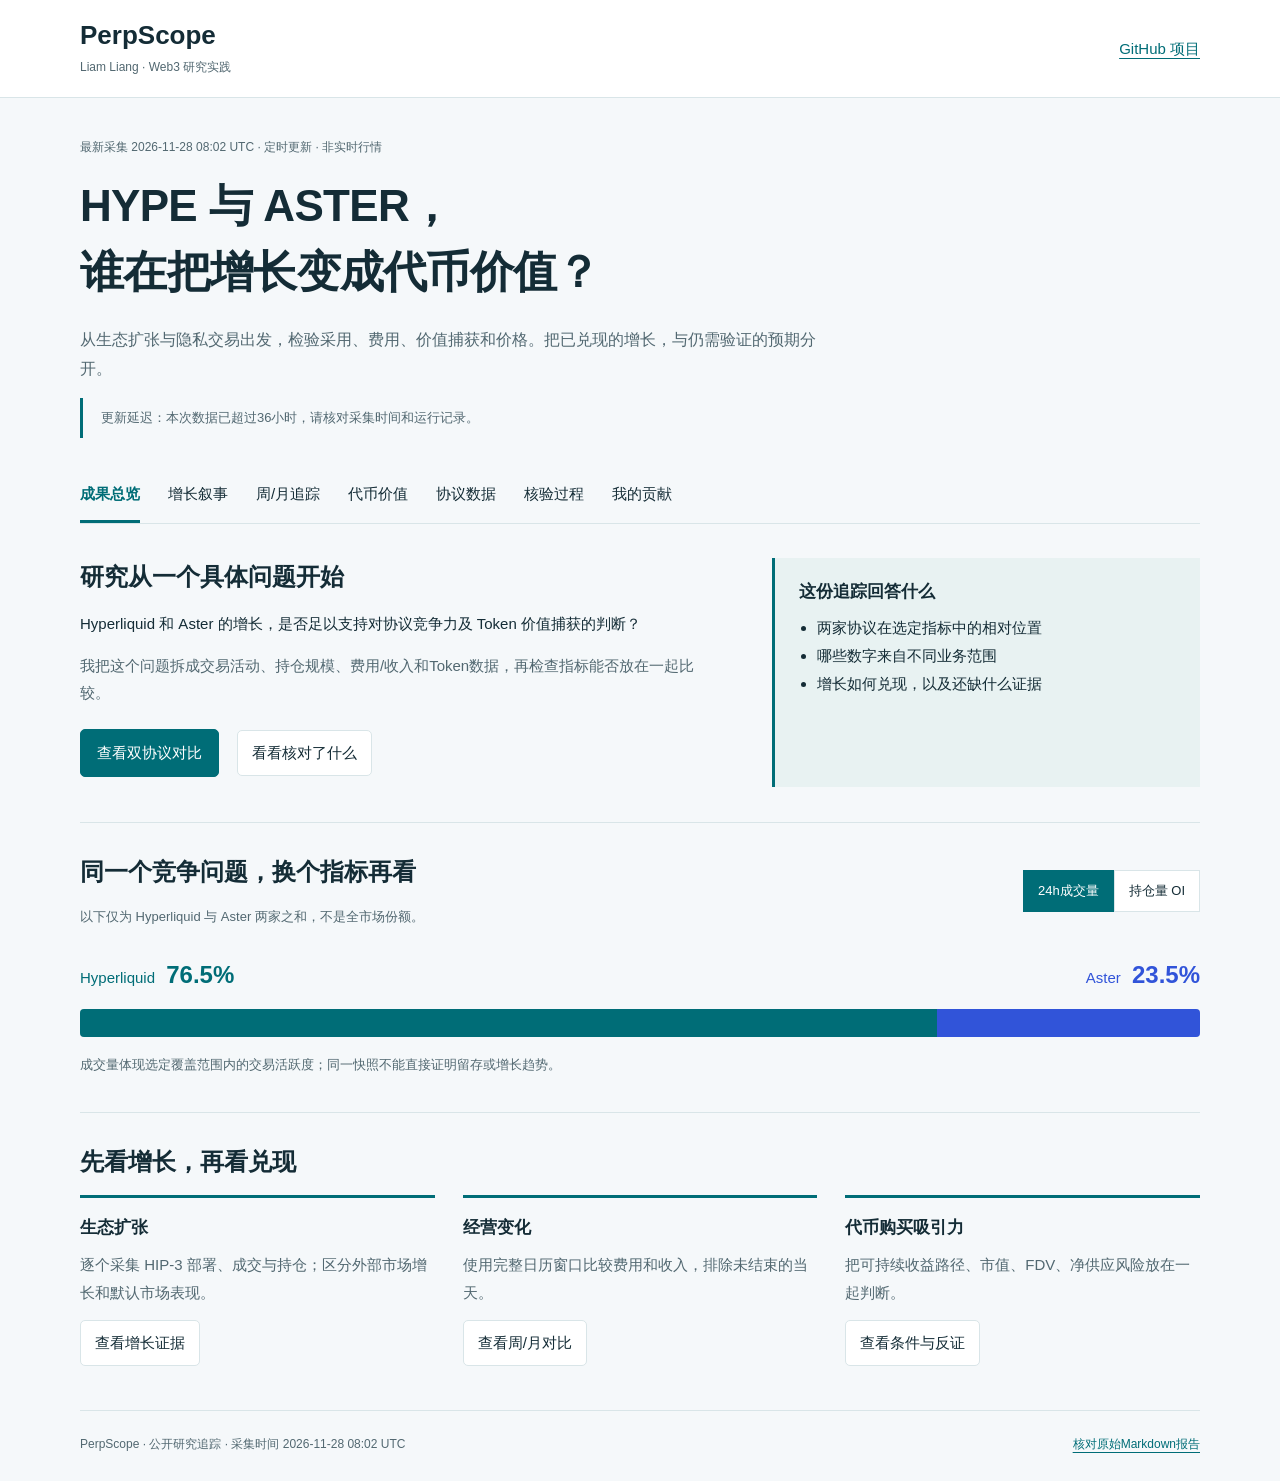
<file: docs/index.html>
<!doctype html>
<html lang="zh-CN"><head><meta charset="utf-8"><meta name="viewport" content="width=device-width,initial-scale=1"><title>PerpScope｜协议增长与代币价值追踪</title><style>:root{--paper:#F5F8FA;--ink:#142C36;--teal:#006D77;--blue:#3154D9;--muted:#526871;--line:#D9E5E8}*{box-sizing:border-box}body{margin:0;color:var(--ink);background:var(--paper);font:15px/1.85 "Microsoft YaHei","PingFang SC",Arial,sans-serif}a{color:var(--teal);text-underline-offset:4px}button{font:inherit;cursor:pointer;background:#fff;border:1px solid var(--line);color:var(--ink);padding:8px 14px;border-radius:5px}button:hover{border-color:var(--teal)}button:focus-visible,a:focus-visible,summary:focus-visible{outline:3px solid var(--blue);outline-offset:4px}h1,h2,h3,p{margin-top:0}h1{font-size:clamp(30px,3.8vw,44px);line-height:1.5;letter-spacing:-.7px;margin-bottom:20px}h2{font-size:24px;line-height:1.6;margin-bottom:14px}h3{font-size:17px;line-height:1.7;margin-bottom:8px}p{margin-bottom:14px}.top{display:flex;align-items:center;justify-content:space-between;padding:20px max(25px,calc((100vw - 1120px)/2));background:#fff;border-bottom:1px solid var(--line);gap:20px}.brand{font:bold 26px Arial,sans-serif;color:var(--ink);text-decoration:none}.brand span{display:block;font:12px/1.7 "Microsoft YaHei",sans-serif;color:var(--muted);margin-top:6px}main{max-width:1120px;margin:auto;padding:38px 0 26px}.date{color:var(--muted);font-size:12px}.intro{max-width:880px}.lead{max-width:760px;color:var(--muted);font-size:16px}.tabs{display:flex;gap:28px;border-bottom:1px solid var(--line);margin:30px 0}.tabs button{border:0;border-bottom:3px solid transparent;background:transparent;border-radius:0;padding:12px 0}.tabs button.active{color:var(--teal);border-bottom-color:var(--teal);font-weight:700}.panel{padding:4px 0}.panel[hidden]{display:none}.summary{display:grid;grid-template-columns:1.5fr 1fr;gap:50px}.muted,.chart-heading p{color:var(--muted)}.question{padding:20px 24px;border-left:3px solid var(--teal);background:#E8F2F2}.question ul{padding-left:18px;margin:0}.actions{display:flex;align-items:center;gap:18px;flex-wrap:wrap;margin:22px 0 10px}.primary{display:inline-block;text-decoration:none;padding:9px 16px;background:var(--teal);color:#fff;border-color:var(--teal);border-radius:5px}.subsection{margin-top:35px;padding-top:30px;border-top:1px solid var(--line)}.chart-heading,.section-heading{display:flex;justify-content:space-between;align-items:center;gap:22px}.chart-heading p{font-size:13px;margin:0}.switch{display:flex;flex-shrink:0}.switch button{border-radius:0;font-size:13px}.switch button.active{background:var(--teal);border-color:var(--teal);color:white}.chart{margin:24px 0 8px}.bar-labels{display:flex;justify-content:space-between;gap:20px;font:15px/1.8 Arial,sans-serif}.bar-labels b{margin-left:7px;font-size:24px}.bar-labels>span:first-child{color:var(--teal)}.bar-labels>span:last-child{color:var(--blue)}.share-track{height:28px;display:flex;overflow:hidden;border-radius:4px;margin:12px 0 16px;background:var(--line)}#bar-h{background:var(--teal);width:74.7%}#bar-a{background:var(--blue);width:25.3%}#share-context{font-size:13px;color:var(--muted)}.finding{display:grid;grid-template-columns:95px 1fr;gap:18px;padding:20px 0;border-top:1px solid var(--line)}.finding>span{color:var(--teal);font-size:12px;padding-top:4px}.finding p{margin:0;color:var(--muted)}.table-wrap{width:100%;overflow-x:auto;margin:18px 0}table{border-collapse:collapse;text-align:left;width:100%;font-size:14px}th,td{padding:13px 16px;border-bottom:1px solid var(--line);vertical-align:top}thead th{background:#E8F0F3;font-weight:600}tbody td:not(:first-child){font-variant-numeric:tabular-nums}.note{border-left:3px solid var(--teal);padding:8px 18px;font-size:13px;color:var(--muted);margin-bottom:30px}.review-grid,.ownership{display:grid;grid-template-columns:repeat(3,minmax(0,1fr));gap:28px}.review-grid>div,.ownership>div{border-top:3px solid var(--teal);padding-top:16px}.review-grid p,.ownership p{color:var(--muted)}.checks{padding-left:20px}.checks li{margin:10px 0}details{padding:16px 0;border-top:1px solid var(--line);margin:25px 0}summary{cursor:pointer;font-weight:600}.sources{font-size:12px;min-width:780px}.sources th{min-width:120px}.sources td{overflow-wrap:anywhere}.workflow{display:flex;flex-wrap:wrap;gap:12px;margin:22px 0}.workflow span{padding:8px 14px;border:1px solid var(--line);background:#fff;font-size:13px}footer{display:flex;justify-content:space-between;gap:20px;color:var(--muted);font-size:12px;border-top:1px solid var(--line);padding-top:22px;margin-top:40px}@media(max-width:1180px){main{padding:30px 25px}}@media(max-width:700px){.top{padding:18px 20px}.top>a:last-child{font-size:12px}main{padding:24px 20px}.intro h1 br{display:none}.lead{font-size:14px}.tabs{gap:20px;margin:24px 0;overflow:auto}.tabs button{font-size:13px;white-space:nowrap}.summary,.review-grid,.ownership{grid-template-columns:1fr;gap:24px}.chart-heading,.section-heading{display:block}.switch{margin-top:16px;width:max-content}.bar-labels{font-size:13px}.bar-labels b{font-size:20px}.finding{grid-template-columns:1fr;gap:4px}h2{font-size:22px}.table-wrap table{min-width:520px}footer{display:block}footer a{display:block;margin-top:10px}.sources{min-width:780px}}@media(prefers-reduced-motion:reduce){*{scroll-behavior:auto!important}}@media print{.top,.tabs,.switch,.actions{display:none}.panel[hidden]{display:block}body{background:white}main{padding:0}.table-wrap{overflow:visible}footer{break-before:auto}}

small{display:block;color:#526871;font-weight:400;font-size:13px;margin-top:5px}.theses{display:grid;grid-template-columns:1fr 1fr;gap:30px;margin:26px 0}.theses article{padding:22px;border-top:3px solid #006d77;background:#edf3f5}.theses article:nth-child(2){border-color:#3154d9}dl{margin:22px 0}dt{font-size:14px;color:#526871;margin-top:16px}dd{font-size:21px;font-weight:700;margin:4px 0}.spark{width:100%;max-width:400px;fill:#006d77}.verdict{border-left:4px solid #006d77;padding:18px;background:#e7f1f2}.tabs{overflow-x:auto}.tabs button{white-space:nowrap}@media(max-width:700px){.theses{grid-template-columns:1fr}.intro h1{font-size:32px}}
</style></head><body>
<header class="top"><a href="#overview" class="brand" data-target="overview">PerpScope<span>Liam Liang · Web3 研究实践</span></a><a href="https://github.com/liamliang0/perpscope-research" target="_blank" rel="noopener noreferrer">GitHub 项目</a></header>
<main><div class="intro"><p class="date">最新采集 2026-11-28 08:02 UTC · 定时更新 · 非实时行情</p><h1>HYPE 与 ASTER，<br>谁在把增长变成代币价值？</h1><p class="lead">从生态扩张与隐私交易出发，检验采用、费用、价值捕获和价格。把已兑现的增长，与仍需验证的预期分开。</p></div>
<nav class="tabs" aria-label="查看项目"><button data-target="overview" class="active" aria-selected="true">成果总览</button><button data-target="narratives" aria-selected="false">增长叙事</button><button data-target="trends" aria-selected="false">周/月追踪</button><button data-target="valuation" aria-selected="false">代币价值</button><button data-target="comparison" aria-selected="false">协议数据</button><button data-target="quality" aria-selected="false">核验过程</button><button data-target="contribution" aria-selected="false">我的贡献</button></nav>
<section id="overview" class="panel active"><div class="summary"><div><h2>研究从一个具体问题开始</h2><p>Hyperliquid 和 Aster 的增长，是否足以支持对协议竞争力及 Token 价值捕获的判断？</p><p class="muted">我把这个问题拆成交易活动、持仓规模、费用/收入和Token数据，再检查指标能否放在一起比较。</p><div class="actions"><button class="primary" data-target="comparison">查看双协议对比</button><button data-target="quality">看看核对了什么</button></div></div><aside class="question"><h3>这份追踪回答什么</h3><ul><li>两家协议在选定指标中的相对位置</li><li>哪些数字来自不同业务范围</li><li>增长如何兑现，以及还缺什么证据</li></ul></aside></div>
<section class="subsection"><div class="chart-heading"><div><h2>同一个竞争问题，换个指标再看</h2><p>以下仅为 Hyperliquid 与 Aster 两家之和，不是全市场份额。</p></div><div class="switch" aria-label="份额指标"><button class="active" data-share="volume" aria-pressed="true">24h成交量</button><button data-share="oi" aria-pressed="false">持仓量 OI</button></div></div><div class="chart" aria-live="polite"><div class="bar-labels"><span>Hyperliquid <b id="share-h"></b></span><span>Aster <b id="share-a"></b></span></div><div class="share-track" role="img" aria-label="双协议份额对比"><div id="bar-h"></div><div id="bar-a"></div></div><p id="share-context"></p></div></section>
<section class="subsection"><h2>先看增长，再看兑现</h2><div class="review-grid"><div><h3>生态扩张</h3><p>逐个采集 HIP-3 部署、成交与持仓；区分外部市场增长和默认市场表现。</p><button data-target="narratives">查看增长证据</button></div><div><h3>经营变化</h3><p>使用完整日历窗口比较费用和收入，排除未结束的当天。</p><button data-target="trends">查看周/月对比</button></div><div><h3>代币购买吸引力</h3><p>把可持续收益路径、市值、FDV、净供应风险放在一起判断。</p><button data-target="valuation">查看条件与反证</button></div></div></section></section>
<section id="narratives" class="panel" hidden><h2>未来增长点，走到哪一步了？</h2><p class="note">官方资料监测：7/7 页检查成功；7 页较研究基线变化。有变化或未完成检查，请先复核对应来源，下面仍为原复核日期的判断。</p>
<p>研究复核：2026-10-19。以下是基于公开证据的研究判断，不是项目方承诺。指标定时更新，路线和机制需要另行复核。</p>
<div class="theses"><article><h3>HYPE：从交易场所扩展为金融基础设施</h3><p>优先验证 HIP-3 外部市场带来的增量交易、HyperEVM 应用对流动性的复用，以及这些活动最终贡献的净费用。生态扩张是增长路径；“项目多”本身不是代币价值。</p>
<p><a href="https://hyperliquid.gitbook.io/hyperliquid-docs/hyperliquid-improvement-proposals-hips/hip-3-builder-deployed-perpetuals">HIP-3 官方机制</a> · <a href="https://hyperliquid.gitbook.io/hyperliquid-docs/hyperevm">HyperEVM 官方说明</a></p>
<dl><dt>有实际成交的 HIP-3 部署 / 发现总数</dt><dd>4 / 10</dd><dt>HIP-3 24h 成交额 / 官方持仓</dt><dd>$2.89B / $4.19B</dd><dt>HIP-3 占默认市场 + HIP-3 成交额</dt><dd>36.0%</dd></dl>
<p class="note">来源：官方 info API，perpDexs → 逐 dex 的 metaAndAssetCtxs。采集于 2026-11-28T08:02:17.121684+00:00。该份额只在 Hyperliquid 内部计算；不加入上方默认市场的双协议成交量份额。部署存在不等于采用；零成交不会计为活跃。HIP-3 收入占比、HyperEVM 非重复 TVL和留存：N/A。</p>
<p><b>前景判断：</b>已有外部部署与实际成交支撑，验证下一步是持续性和净收入贡献。增长模式减费、部署者分成可能让交易额扩张快于 HYPE 回购需求；不能按成交量等比例估算收益。</p></article>
<article><h3>ASTER：隐私交易差异化，加上自有链和市场扩展</h3><p>隐私是较明确的产品差异，但不是唯一增长点；Aster Chain、开放上币和 TradFi 市场也在扩展交易品类与分发。这里优先检验：隐私是否吸引可留存、愿意付费的增量交易者。</p>
<p><a href="https://docs.asterdex.com/trading/perpetuals/order-types/hidden-order-and-hidden-position">Hidden Order / Position</a> · <a href="https://docs.asterdex.com/aster-chain/overview">链与隐私机制</a> · <a href="https://docs.asterdex.com/overview/roadmap">官方路线</a></p>
<dl><dt>产品功能证据</dt><dd>官方机制说明与操作教程</dd><dt>隐私成交占比 / 隐私用户30日留存</dt><dd>N/A / N/A</dd><dt>隐私增量收入 / 补贴后净贡献</dt><dd>N/A / N/A</dd></dl>
<p class="note">未接入可审计的隐私采用聚合数据；N/A 不等于没有用户。协议总费用可观察，但不能归因给隐私。链文档列出阶段性验证者参与和核心组件开源限制；机制描述不等于独立安全证明。路线中的 ETA 不直接记为已上线。</p>
<p><b>前景判断：</b>解决公开持仓暴露的需求有逻辑基础；商业兑现仍待验证。优先跟踪隐私用户的留存、收入贡献和激励退出后的表现，而不是用 TPS、活动奖励或总交易量证明隐私成功。</p></article></div>
<h3>如何判断“发展程度”，而不是凭感觉打分</h3><div class="table-wrap"><table><thead><tr><th>证据层</th><th>HYPE 生态扩张</th><th>ASTER 隐私增长</th></tr></thead><tbody>
<tr><th>机制与产品</th><td>官方架构 + API 部署记录</td><td>官方机制 + 使用教程；独立验证仍需补充</td></tr>
<tr><th>实际采用</th><td>可量化外部市场成交、OI和集中度</td><td>未取得隐私专属采用数据，不能量化完成度</td></tr>
<tr><th>可持续增量经济利益</th><td>HIP-3 净费用与回购贡献待拆分</td><td>隐私增量收入、成本及留存待拆分</td></tr></tbody></table></div><p class="note">集中度检查：xyz 占本次 HIP-3 成交额 98.0%。外部市场增长仍可能依赖少数部署，不能直接认定生态已充分多元化。</p></section><section id="trends" class="panel" hidden><h2>一天、一周、一个月：增长有没有兑现？</h2><p>费用/收入：最近完整 UTC 日、7 日、30 日，分别对比前一个等长周期；不纳入未结束的当天。价格：CoinGecko 滚动变化率。两类窗口不同，不混算。</p><h3>永续业务费用</h3><div class="table-wrap"><table><thead><tr><th>周期 / 截止日期</th><th>Hyperliquid 本期 / 环比</th><th>Aster 本期 / 环比</th></tr></thead><tbody><tr><th>1日<small>2026-11-27 → 2026-11-27</small></th><td>$3.56M<small>+61.2%</small></td><td>$157.74K<small>+11.8%</small></td></tr><tr><th>7日<small>2026-11-21 → 2026-11-27</small></th><td>$24.73M<small>-10.8%</small></td><td>$1.20M<small>-19.0%</small></td></tr><tr><th>30日<small>2026-10-29 → 2026-11-27</small></th><td>$102.43M<small>+31.9%</small></td><td>$5.01M<small>+23.9%</small></td></tr></tbody></table></div><h3>永续业务收入</h3><div class="table-wrap"><table><thead><tr><th>周期 / 截止日期</th><th>Hyperliquid 本期 / 环比</th><th>Aster 本期 / 环比</th></tr></thead><tbody><tr><th>1日<small>2026-11-27 → 2026-11-27</small></th><td>$2.62M<small>+45.9%</small></td><td>N/A<small>N/A</small></td></tr><tr><th>7日<small>2026-11-21 → 2026-11-27</small></th><td>$18.94M<small>-10.7%</small></td><td>N/A<small>N/A</small></td></tr><tr><th>30日<small>2026-10-29 → 2026-11-27</small></th><td>$78.49M<small>+27.1%</small></td><td>N/A<small>N/A</small></td></tr></tbody></table></div><h3>Token 价格变化</h3><div class="table-wrap"><table><thead><tr><th>滚动周期</th><th>HYPE</th><th>ASTER</th></tr></thead><tbody><tr><th>24小时</th><td>-2.4%</td><td>-1.5%</td></tr><tr><th>7日</th><td>+9.4%</td><td>+3.5%</td></tr><tr><th>30日</th><td>-19.1%</td><td>-28.6%</td></tr></tbody></table></div><p class="note">7/30日成交量：付费历史端点未接入；连续每日官方快照积累后才显示日采样估算，并明确标记。费用/收入历史来自其独立数据集，不反推成交量。OI变化等待同口径本地观测。</p><h3>最近60个完整日的费用轨迹</h3><div class="review-grid"><div><h3>Hyperliquid</h3><svg class="spark" viewBox="0 0 300 84" role="img" aria-label="Hyperliquid每日费用"><rect x="0" y="44.81" width="4" height="35.19"><title>2026-09-29: $2.89M</title></rect><rect x="5" y="54.08" width="4" height="25.92"><title>2026-09-30: $2.13M</title></rect><rect x="10" y="51.23" width="4" height="28.77"><title>2026-10-01: $2.36M</title></rect><rect x="15" y="31.83" width="4" height="48.17"><title>2026-10-02: $3.95M</title></rect><rect x="20" y="63.36" width="4" height="16.64"><title>2026-10-03: $1.37M</title></rect><rect x="25" y="59.18" width="4" height="20.82"><title>2026-10-04: $1.71M</title></rect><rect x="30" y="43.96" width="4" height="36.04"><title>2026-10-05: $2.96M</title></rect><rect x="35" y="50.79" width="4" height="29.21"><title>2026-10-06: $2.40M</title></rect><rect x="40" y="38.23" width="4" height="41.77"><title>2026-10-07: $3.43M</title></rect><rect x="45" y="43.16" width="4" height="36.84"><title>2026-10-08: $3.02M</title></rect><rect x="50" y="54.82" width="4" height="25.18"><title>2026-10-09: $2.07M</title></rect><rect x="55" y="61.10" width="4" height="18.90"><title>2026-10-10: $1.55M</title></rect><rect x="60" y="56.68" width="4" height="23.32"><title>2026-10-11: $1.91M</title></rect><rect x="65" y="46.19" width="4" height="33.81"><title>2026-10-12: $2.77M</title></rect><rect x="70" y="47.48" width="4" height="32.52"><title>2026-10-13: $2.67M</title></rect><rect x="75" y="39.51" width="4" height="40.49"><title>2026-10-14: $3.32M</title></rect><rect x="80" y="27.16" width="4" height="52.84"><title>2026-10-15: $4.34M</title></rect><rect x="85" y="43.13" width="4" height="36.87"><title>2026-10-16: $3.03M</title></rect><rect x="90" y="61.45" width="4" height="18.55"><title>2026-10-17: $1.52M</title></rect><rect x="95" y="52.18" width="4" height="27.82"><title>2026-10-18: $2.28M</title></rect><rect x="100" y="50.62" width="4" height="29.38"><title>2026-10-19: $2.41M</title></rect><rect x="105" y="43.76" width="4" height="36.24"><title>2026-10-20: $2.97M</title></rect><rect x="110" y="45.14" width="4" height="34.86"><title>2026-10-21: $2.86M</title></rect><rect x="115" y="37.32" width="4" height="42.68"><title>2026-10-22: $3.50M</title></rect><rect x="120" y="50.18" width="4" height="29.82"><title>2026-10-23: $2.45M</title></rect><rect x="125" y="49.61" width="4" height="30.39"><title>2026-10-24: $2.49M</title></rect><rect x="130" y="59.36" width="4" height="20.64"><title>2026-10-25: $1.69M</title></rect><rect x="135" y="46.70" width="4" height="33.30"><title>2026-10-26: $2.73M</title></rect><rect x="140" y="54.84" width="4" height="25.16"><title>2026-10-27: $2.07M</title></rect><rect x="145" y="45.62" width="4" height="34.38"><title>2026-10-28: $2.82M</title></rect><rect x="150" y="6.00" width="4" height="74.00"><title>2026-10-29: $6.07M</title></rect><rect x="155" y="22.95" width="4" height="57.05"><title>2026-10-30: $4.68M</title></rect><rect x="160" y="62.95" width="4" height="17.05"><title>2026-10-31: $1.40M</title></rect><rect x="165" y="61.93" width="4" height="18.07"><title>2026-11-01: $1.48M</title></rect><rect x="170" y="42.27" width="4" height="37.73"><title>2026-11-02: $3.10M</title></rect><rect x="175" y="48.44" width="4" height="31.56"><title>2026-11-03: $2.59M</title></rect><rect x="180" y="21.78" width="4" height="58.22"><title>2026-11-04: $4.78M</title></rect><rect x="185" y="36.26" width="4" height="43.74"><title>2026-11-05: $3.59M</title></rect><rect x="190" y="46.22" width="4" height="33.78"><title>2026-11-06: $2.77M</title></rect><rect x="195" y="66.00" width="4" height="14.00"><title>2026-11-07: $1.15M</title></rect><rect x="200" y="53.34" width="4" height="26.66"><title>2026-11-08: $2.19M</title></rect><rect x="205" y="40.27" width="4" height="39.73"><title>2026-11-09: $3.26M</title></rect><rect x="210" y="41.16" width="4" height="38.84"><title>2026-11-10: $3.19M</title></rect><rect x="215" y="45.86" width="4" height="34.14"><title>2026-11-11: $2.80M</title></rect><rect x="220" y="47.02" width="4" height="32.98"><title>2026-11-12: $2.71M</title></rect><rect x="225" y="28.56" width="4" height="51.44"><title>2026-11-13: $4.22M</title></rect><rect x="230" y="22.85" width="4" height="57.15"><title>2026-11-14: $4.69M</title></rect><rect x="235" y="34.67" width="4" height="45.33"><title>2026-11-15: $3.72M</title></rect><rect x="240" y="39.61" width="4" height="40.39"><title>2026-11-16: $3.31M</title></rect><rect x="245" y="38.78" width="4" height="41.22"><title>2026-11-17: $3.38M</title></rect><rect x="250" y="42.32" width="4" height="37.68"><title>2026-11-18: $3.09M</title></rect><rect x="255" y="30.96" width="4" height="49.04"><title>2026-11-19: $4.02M</title></rect><rect x="260" y="13.04" width="4" height="66.96"><title>2026-11-20: $5.50M</title></rect><rect x="265" y="30.99" width="4" height="49.01"><title>2026-11-21: $4.02M</title></rect><rect x="270" y="48.41" width="4" height="31.59"><title>2026-11-22: $2.59M</title></rect><rect x="275" y="20.07" width="4" height="59.93"><title>2026-11-23: $4.92M</title></rect><rect x="280" y="39.72" width="4" height="40.28"><title>2026-11-24: $3.31M</title></rect><rect x="285" y="29.73" width="4" height="50.27"><title>2026-11-25: $4.13M</title></rect><rect x="290" y="53.11" width="4" height="26.89"><title>2026-11-26: $2.21M</title></rect><rect x="295" y="36.65" width="4" height="43.35"><title>2026-11-27: $3.56M</title></rect></svg><small>2026-09-29 → 2026-11-27；独立纵轴峰值 $6.07M</small></div><div><h3>Aster</h3><svg class="spark" viewBox="0 0 300 84" role="img" aria-label="Aster每日费用"><rect x="0" y="40.75" width="4" height="39.25"><title>2026-09-29: $142.53K</title></rect><rect x="5" y="38.99" width="4" height="41.01"><title>2026-09-30: $148.94K</title></rect><rect x="10" y="39.06" width="4" height="40.94"><title>2026-10-01: $148.66K</title></rect><rect x="15" y="18.54" width="4" height="61.46"><title>2026-10-02: $223.21K</title></rect><rect x="20" y="59.66" width="4" height="20.34"><title>2026-10-03: $73.86K</title></rect><rect x="25" y="61.18" width="4" height="18.82"><title>2026-10-04: $68.36K</title></rect><rect x="30" y="38.46" width="4" height="41.54"><title>2026-10-05: $150.84K</title></rect><rect x="35" y="49.54" width="4" height="30.46"><title>2026-10-06: $110.62K</title></rect><rect x="40" y="36.49" width="4" height="43.51"><title>2026-10-07: $158K</title></rect><rect x="45" y="13.90" width="4" height="66.10"><title>2026-10-08: $240.04K</title></rect><rect x="50" y="39.83" width="4" height="40.17"><title>2026-10-09: $145.87K</title></rect><rect x="55" y="64.69" width="4" height="15.31"><title>2026-10-10: $55.59K</title></rect><rect x="60" y="57.48" width="4" height="22.52"><title>2026-10-11: $81.77K</title></rect><rect x="65" y="38.35" width="4" height="41.65"><title>2026-10-12: $151.27K</title></rect><rect x="70" y="29.97" width="4" height="50.03"><title>2026-10-13: $181.70K</title></rect><rect x="75" y="33.05" width="4" height="46.95"><title>2026-10-14: $170.49K</title></rect><rect x="80" y="18.67" width="4" height="61.33"><title>2026-10-15: $222.73K</title></rect><rect x="85" y="39.83" width="4" height="40.17"><title>2026-10-16: $145.87K</title></rect><rect x="90" y="67.09" width="4" height="12.91"><title>2026-10-17: $46.87K</title></rect><rect x="95" y="55.89" width="4" height="24.11"><title>2026-10-18: $87.55K</title></rect><rect x="100" y="45.89" width="4" height="34.11"><title>2026-10-19: $123.86K</title></rect><rect x="105" y="44.08" width="4" height="35.92"><title>2026-10-20: $130.43K</title></rect><rect x="110" y="37.98" width="4" height="42.02"><title>2026-10-21: $152.59K</title></rect><rect x="115" y="34.01" width="4" height="45.99"><title>2026-10-22: $167.01K</title></rect><rect x="120" y="41.27" width="4" height="38.73"><title>2026-10-23: $140.64K</title></rect><rect x="125" y="48.55" width="4" height="31.45"><title>2026-10-24: $114.21K</title></rect><rect x="130" y="60.10" width="4" height="19.90"><title>2026-10-25: $72.27K</title></rect><rect x="135" y="37.98" width="4" height="42.02"><title>2026-10-26: $152.59K</title></rect><rect x="140" y="49.87" width="4" height="30.13"><title>2026-10-27: $109.40K</title></rect><rect x="145" y="45.58" width="4" height="34.42"><title>2026-10-28: $125K</title></rect><rect x="150" y="26.64" width="4" height="53.36"><title>2026-10-29: $193.78K</title></rect><rect x="155" y="20.43" width="4" height="59.57"><title>2026-10-30: $216.34K</title></rect><rect x="160" y="66.18" width="4" height="13.82"><title>2026-10-31: $50.18K</title></rect><rect x="165" y="66.97" width="4" height="13.03"><title>2026-11-01: $47.31K</title></rect><rect x="170" y="39.19" width="4" height="40.81"><title>2026-11-02: $148.20K</title></rect><rect x="175" y="48.27" width="4" height="31.73"><title>2026-11-03: $115.22K</title></rect><rect x="180" y="14.81" width="4" height="65.19"><title>2026-11-04: $236.75K</title></rect><rect x="185" y="21.10" width="4" height="58.90"><title>2026-11-05: $213.88K</title></rect><rect x="190" y="35.10" width="4" height="44.90"><title>2026-11-06: $163.07K</title></rect><rect x="195" y="68.51" width="4" height="11.49"><title>2026-11-07: $41.73K</title></rect><rect x="200" y="61.05" width="4" height="18.95"><title>2026-11-08: $68.80K</title></rect><rect x="205" y="25.18" width="4" height="54.82"><title>2026-11-09: $199.09K</title></rect><rect x="210" y="35.73" width="4" height="44.27"><title>2026-11-10: $160.78K</title></rect><rect x="215" y="46.35" width="4" height="33.65"><title>2026-11-11: $122.22K</title></rect><rect x="220" y="37.28" width="4" height="42.72"><title>2026-11-12: $155.14K</title></rect><rect x="225" y="23.20" width="4" height="56.80"><title>2026-11-13: $206.29K</title></rect><rect x="230" y="25.96" width="4" height="54.04"><title>2026-11-14: $196.25K</title></rect><rect x="235" y="6.00" width="4" height="74.00"><title>2026-11-15: $268.74K</title></rect><rect x="240" y="27.37" width="4" height="52.63"><title>2026-11-16: $191.12K</title></rect><rect x="245" y="34.79" width="4" height="45.21"><title>2026-11-17: $164.18K</title></rect><rect x="250" y="29.40" width="4" height="50.60"><title>2026-11-18: $183.74K</title></rect><rect x="255" y="22.98" width="4" height="57.02"><title>2026-11-19: $207.08K</title></rect><rect x="260" y="7.32" width="4" height="72.68"><title>2026-11-20: $263.93K</title></rect><rect x="265" y="25.59" width="4" height="54.41"><title>2026-11-21: $197.61K</title></rect><rect x="270" y="51.03" width="4" height="28.97"><title>2026-11-22: $105.21K</title></rect><rect x="275" y="22.31" width="4" height="57.69"><title>2026-11-23: $209.50K</title></rect><rect x="280" y="32.02" width="4" height="47.98"><title>2026-11-24: $174.24K</title></rect><rect x="285" y="22.15" width="4" height="57.85"><title>2026-11-25: $210.08K</title></rect><rect x="290" y="41.14" width="4" height="38.86"><title>2026-11-26: $141.13K</title></rect><rect x="295" y="36.56" width="4" height="43.44"><title>2026-11-27: $157.74K</title></rect></svg><small>2026-09-29 → 2026-11-27；独立纵轴峰值 $268.74K</small></div></div></section><section id="valuation" class="panel" hidden><h2>落到代币：好业务是否已经是好价格？</h2><p>排序标准：经营兑现的证据、估值负担、增长可选性。以下是条件性研究判断；不把叙事强弱直接转成目标价或收益概率。</p><div class="table-wrap"><table><thead><tr><th>观察项</th><th>HYPE</th><th>ASTER</th></tr></thead><tbody><tr><th>现价</th><td>$63.99</td><td>$0.50</td></tr><tr><th>流通市值</th><td>$15.21B</td><td>$1.28B</td></tr><tr><th>FDV</th><td>$60.78B</td><td>$3.89B</td></tr><tr><th>近30日持有人收益：范围不同</th><td>$78.49M</td><td>$2.84M</td></tr><tr><th>近30日持有人收益 ×12 / 流通市值</th><td>6.19%</td><td>2.66%</td></tr><tr><th>近30日持有人收益 ×12 / FDV</th><td>1.55%</td><td>0.88%</td></tr><tr><th>指标范围</th><td>Hyperliquid Perps-linked</td><td>Aster parent / token</td></tr></tbody></table></div><p class="note">年化仅为最近30日重复12次的诊断，不是 APY、现金分红或可直接比较的 PE。两边范围不同，不能据此说投资价值相差某个倍数。市值/FDV差距不等于未来12个月解锁量；净新增流通、回购和销毁需另外核对。</p><h3>本期可验证的经营比较</h3><p>相同完整周期内，7日费用环比：HYPE -10.8%，ASTER -19.0%；30日费用环比：+31.9% / +23.9%。这是总业务变动，不能直接归因于某一个叙事。</p><div class="theses"><article><h3>HYPE：兑现证据更容易核验，价格仍要过关</h3><p>Assistance Fund 将相关费用兑换为 HYPE 并销毁；费用并非全部归该基金，部署者和 HLP 也参与分配。生态交易扩张是否提高净回购，需要结合费率与分成验证。</p><p><a href="https://hyperliquid.gitbook.io/hyperliquid-docs/trading/fees">费用与销毁机制</a></p><p><b>更有吸引力的条件：</b>新增市场持续贡献净费用、收入增长超过估值扩张、销毁与解锁后的净供应改善。</p><p><b>推翻条件：</b>外部交易高度集中且收入转化持续走弱，或者当前价格已隐含过高增长。</p></article>
<article><h3>ASTER：追赶空间存在，隐私溢价需要兑现</h3><p>官方规则为每日平台费用的99%用于回购，回购代币分配给 veASTER，储备等量销毁。普通现货持有人与锁仓者的经济利益不同；激励发行也可能抵消供应收缩。</p><p><a href="https://docs.asterdex.com/usdaster-token/tokenomics">回购、分配与供应规则</a></p><p><b>更有吸引力的条件：</b>隐私采用与留存可核实，费用在激励退出后仍增长，净流通供应改善且价格未先行透支。</p><p><b>推翻条件：</b>采用不能转化为可持续收入，或回购叙事掩盖更大的新增流通。</p></article></div>
<p class="verdict"><b>研究结论：</b>当前更容易核验的是 HYPE 的生态采用与经济兑现；ASTER 的隐私具有产品差异，但采用归因仍有缺口。这支持“兑现证据优先看 HYPE、增量验证重点看 ASTER”，不等于当前价格下必然应买 HYPE。缺少净解锁预测、未来现金利益情景和风险预算，本页不伪造便宜程度、胜率或统一目标价。</p></section>
<section id="comparison" class="panel" hidden><div class="section-heading"><div><h2>把经营活动和Token数据分开看</h2><p>采集于 2026-11-28 08:02 UTC。N/A 代表未可靠取得，不代表零。</p></div><a href="sample_report.md" download="PerpScope-sample-report.md">下载原始报告</a></div><h3>永续业务</h3><div class="table-wrap"><table><thead><tr><th>指标</th><th>Hyperliquid</th><th>Aster</th></tr></thead><tbody><tr><th>24小时成交量</th><td>$5.14B</td><td>$1.57B</td></tr><tr><th>7日成交量（日采样估算）</th><td>$40.13B</td><td>$12.11B</td></tr><tr><th>30日成交量（日采样估算）</th><td>$199.97B</td><td>$56.15B</td></tr><tr><th>同源持仓量 OI</th><td>$5.10B</td><td>$1.08B</td></tr><tr><th>官方持仓量（仅交叉核对）</th><td>$5.98B</td><td>N/A</td></tr><tr><th>永续业务24小时费用</th><td>$3.56M</td><td>$140.09K</td></tr><tr><th>永续业务24小时收入</th><td>$2.62M</td><td>N/A</td></tr></tbody></table></div><p class="note">成交量来自各自官方API；跨协议OI使用同源标准化数据。两者的产品覆盖和计算定义仍需按来源说明理解。</p><h3>Token与价值捕获</h3><div class="table-wrap"><table><thead><tr><th>指标</th><th>Hyperliquid</th><th>Aster</th></tr></thead><tbody><tr><th>母协议TVL</th><td>$7.32B</td><td>$705.47M</td></tr><tr><th>Token价格</th><td>$63.99</td><td>$0.50</td></tr><tr><th>流通市值</th><td>$15.21B</td><td>$1.28B</td></tr><tr><th>完全稀释估值 FDV</th><td>$60.78B</td><td>$3.89B</td></tr></tbody></table></div><p class="note">母协议TVL不等于完全可比的保证金资本；持有人收益保留原始业务范围，不强行合成统一“PE”。</p><div class="actions"><button data-target="quality">查看来源和口径</button><a href="report-data.json" download="PerpScope-display-data.json">下载展示数据</a></div></section>
<section id="quality" class="panel" hidden><h2>数据能拿到，还要确认能不能这样用</h2><div class="review-grid"><div><h3>事实</h3><p>保留每项指标的数据源、接口、采集时间与业务范围；展示值由本次结构化采集结果生成。</p></div><div><h3>解释</h3><p>成交、持仓与收入一起改善，才更有理由继续研究增长质量；单个快照不证明因果。</p></div><div><h3>未知</h3><p>用户留存、补贴成本、隐私功能采用等，需要第一方或额外研究数据，未取得时明确保留未知。</p></div></div><section class="subsection"><h3>本份报告的数据规则</h3><ul class="checks"><li>Hyperliquid成交量API覆盖默认永续市场，不自动包含全部HIP-3市场。</li><li>两家OI份额使用同源数据，不混合官方与第三方口径。</li><li>永续业务、母协议、Token层级分别标记。</li><li>缺失一方数据时，不把缺失当零计算份额。</li><li>历史不足时，不给出7日/30日趋势结论。</li></ul></section><details open><summary>原始接口与采集时间（来自报告）</summary><div class="table-wrap"><table class="sources"><thead><tr><th>来源</th><th>业务范围 / 对应字段</th><th>采集时间 UTC / 接口</th></tr></thead><tbody><tr><th>Hyperliquid official API</th><td>perps_specific<br>Hyperliquid: volume_24h, official_open_interest</td><td>2026-11-28T08:02:05.732231+00:00<br><a href="https://api.hyperliquid.xyz/info">原始接口</a></td></tr><tr><th>DefiLlama</th><td>parent_protocol<br>Hyperliquid: tvl</td><td>2026-11-28T08:02:09.273900+00:00<br><a href="https://api.llama.fi/protocol/hyperliquid">原始接口</a></td></tr><tr><th>DefiLlama</th><td>perps_specific<br>Hyperliquid: fees_24h, fees_7d, fees_30d</td><td>2026-11-28T08:02:09.273935+00:00<br><a href="https://api.llama.fi/summary/fees/hyperliquid-perps?dataType=dailyFees">原始接口</a></td></tr><tr><th>DefiLlama</th><td>perps_specific<br>Hyperliquid: revenue_24h, revenue_7d, revenue_30d</td><td>2026-11-28T08:02:09.273956+00:00<br><a href="https://api.llama.fi/summary/fees/hyperliquid-perps?dataType=dailyRevenue">原始接口</a></td></tr><tr><th>DefiLlama</th><td>perps_specific<br>Hyperliquid: holder_revenue_24h, holder_revenue_7d, holder_revenue_30d</td><td>2026-11-28T08:02:09.273976+00:00<br><a href="https://api.llama.fi/summary/fees/hyperliquid-perps?dataType=dailyHoldersRevenue">原始接口</a></td></tr><tr><th>DefiLlama</th><td>perps_specific<br>Hyperliquid: open_interest</td><td>2026-11-28T08:02:16.374580+00:00<br><a href="https://api.llama.fi/overview/open-interest">原始接口</a></td></tr><tr><th>CoinGecko</th><td>token_level<br>Hyperliquid: token_price, market_cap, fdv</td><td>2026-11-28T08:02:16.890650+00:00<br><a href="https://api.coingecko.com/api/v3/coins/markets">原始接口</a></td></tr><tr><th>Aster official API</th><td>perps_specific<br>Aster: volume_24h</td><td>2026-11-28T08:02:06.243723+00:00<br><a href="https://fapi.asterdex.com/fapi/v3/ticker/24hr">原始接口</a></td></tr><tr><th>DefiLlama</th><td>parent_protocol<br>Aster: tvl</td><td>2026-11-28T08:02:15.325078+00:00<br><a href="https://api.llama.fi/protocol/aster">原始接口</a></td></tr><tr><th>DefiLlama</th><td>perps_specific<br>Aster: fees_24h, fees_7d, fees_30d</td><td>2026-11-28T08:02:15.325112+00:00<br><a href="https://api.llama.fi/summary/fees/aster-perps?dataType=dailyFees">原始接口</a></td></tr><tr><th>DefiLlama</th><td>parent_protocol<br>Aster: holder_revenue_24h, holder_revenue_7d, holder_revenue_30d</td><td>2026-11-28T08:02:15.325126+00:00<br><a href="https://api.llama.fi/summary/fees/aster?dataType=dailyHoldersRevenue">原始接口</a></td></tr><tr><th>DefiLlama</th><td>perps_specific<br>Aster: open_interest</td><td>2026-11-28T08:02:16.374601+00:00<br><a href="https://api.llama.fi/overview/open-interest">原始接口</a></td></tr><tr><th>CoinGecko</th><td>token_level<br>Aster: token_price, market_cap, fdv</td><td>2026-11-28T08:02:16.890668+00:00<br><a href="https://api.coingecko.com/api/v3/coins/markets">原始接口</a></td></tr></tbody></table></div></details><p class="muted">点击接口用于核实数据定义，不保证接口此刻仍返回同一个历史值。报告和结构化数据可下载对照。GitHub Actions 每日 00:25 UTC（北京时间08:25）尝试更新；失败保留上一份成功数据，页面打开不会主动联网。</p></section>
<section id="contribution" class="panel" hidden><h2>我负责的问题、流程与验收</h2><div class="ownership"><div><h3>提出研究问题</h3><p>从HYPE与ASTER的竞争和Token价值捕获出发，决定看哪些指标、为什么看，以及缺什么证据就不能下结论。</p></div><div><h3>定义比较框架</h3><p>区分交易活动、持仓资本、收入质量和Token经济利益，制定口径、来源及历史覆盖检查。</p></div><div><h3>用AI把需求做成工具</h3><p>借助Codex实现数据采集、指标计算、报告和测试；检查真实输出，并根据失败与阅读反馈迭代。</p></div></div><section class="subsection"><h3>从需求到交付</h3><div class="workflow"><span>问题与指标</span><span>公开API</span><span>原始记录</span><span>口径核对</span><span>报告与复核</span></div><p>代码默认运行确定性规则；可选LLM只接收结构化指标、信号与缺口，失败时保留基础报告。这里的结论不是多位独立专家共识。</p><p class="muted">本人负责需求、研究框架、工具配置和输出审阅，Codex辅助代码实现。不声称独立手写全部代码、已有商业用户或投资收益。</p></section><div class="actions"><a class="primary" href="https://github.com/liamliang0/perpscope-research" target="_blank" rel="noopener noreferrer">查看项目代码与说明</a><a href="https://github.com/liamliang0/perpscope-research/actions" target="_blank" rel="noopener noreferrer">查看自动检查</a></div></section>
<footer>PerpScope · 公开研究追踪 · 采集时间 2026-11-28 08:02 UTC <a href="sample_report.md" target="_blank" rel="noopener noreferrer">核对原始Markdown报告</a></footer></main><script id="report-data" type="application/json">{"capture_date": "2026-11-28", "captured_at": "2026-11-28T08:02:05.525606+00:00", "tables": {"perps": [{"metric": "24h Volume", "label": "24小时成交量", "hyperliquid": "$5.14B", "aster": "$1.57B"}, {"metric": "7d Volume", "label": "7日成交量（日采样估算）", "hyperliquid": "$40.13B", "aster": "$12.11B"}, {"metric": "30d Volume", "label": "30日成交量（日采样估算）", "hyperliquid": "$199.97B", "aster": "$56.15B"}, {"metric": "Standardized OI", "label": "同源持仓量 OI", "hyperliquid": "$5.10B", "aster": "$1.08B"}, {"metric": "Official API OI", "label": "官方持仓量（仅交叉核对）", "hyperliquid": "$5.98B", "aster": "N/A"}, {"metric": "Perp 24h Fees", "label": "永续业务24小时费用", "hyperliquid": "$3.56M", "aster": "$140.09K"}, {"metric": "Perp 24h Revenue", "label": "永续业务24小时收入", "hyperliquid": "$2.62M", "aster": "N/A"}], "token": [{"metric": "Parent-protocol TVL", "label": "母协议TVL", "hyperliquid": "$7.32B", "aster": "$705.47M"}, {"metric": "Token Price", "label": "Token价格", "hyperliquid": "$63.99", "aster": "$0.50"}, {"metric": "Market Cap", "label": "流通市值", "hyperliquid": "$15.21B", "aster": "$1.28B"}, {"metric": "FDV", "label": "完全稀释估值 FDV", "hyperliquid": "$60.78B", "aster": "$3.89B"}]}, "shares": {"volume": {"hyperliquid": 76.54873202096682, "aster": 23.451267979033176}, "oi": {"hyperliquid": 82.5237288967232, "aster": 17.476271103276794}}, "sources": [{"provider": "Hyperliquid official API", "endpoint": "https://api.hyperliquid.xyz/info", "fetched_at": "2026-11-28T08:02:05.732231+00:00", "scope": "perps_specific", "dataset": "metaAndAssetCtxs", "methodology": "Default/first Hyperliquid perp dex only (no dex parameter). 24h notional volume is summed across its active assets; official OI is openInterest × markPx. HIP-3 builder-deployed perp dexes are not aggregated.", "status": "ok", "note": null, "used_for": "Hyperliquid: volume_24h, official_open_interest"}, {"provider": "DefiLlama", "endpoint": "https://api.llama.fi/protocol/hyperliquid", "fetched_at": "2026-11-28T08:02:09.273900+00:00", "scope": "parent_protocol", "dataset": "hyperliquid", "methodology": "Latest parent-protocol TVL reported by DefiLlama.", "status": "ok", "note": null, "used_for": "Hyperliquid: tvl"}, {"provider": "DefiLlama", "endpoint": "https://api.llama.fi/summary/fees/hyperliquid-perps?dataType=dailyFees", "fetched_at": "2026-11-28T08:02:09.273935+00:00", "scope": "perps_specific", "dataset": "hyperliquid-perps", "methodology": "DefiLlama dailyFees for the standalone hyperliquid-perps dataset.", "status": "ok", "note": null, "used_for": "Hyperliquid: fees_24h, fees_7d, fees_30d"}, {"provider": "DefiLlama", "endpoint": "https://api.llama.fi/summary/fees/hyperliquid-perps?dataType=dailyRevenue", "fetched_at": "2026-11-28T08:02:09.273956+00:00", "scope": "perps_specific", "dataset": "hyperliquid-perps", "methodology": "DefiLlama dailyRevenue for the standalone hyperliquid-perps dataset.", "status": "ok", "note": null, "used_for": "Hyperliquid: revenue_24h, revenue_7d, revenue_30d"}, {"provider": "DefiLlama", "endpoint": "https://api.llama.fi/summary/fees/hyperliquid-perps?dataType=dailyHoldersRevenue", "fetched_at": "2026-11-28T08:02:09.273976+00:00", "scope": "perps_specific", "dataset": "hyperliquid-perps", "methodology": "DefiLlama dailyHoldersRevenue for the standalone hyperliquid-perps dataset.", "status": "ok", "note": null, "used_for": "Hyperliquid: holder_revenue_24h, holder_revenue_7d, holder_revenue_30d"}, {"provider": "DefiLlama", "endpoint": "https://api.llama.fi/overview/open-interest", "fetched_at": "2026-11-28T08:02:16.374580+00:00", "scope": "perps_specific", "dataset": "open-interest", "methodology": "Standardized provider dataset used for cross-protocol OI comparison.", "status": "ok", "note": null, "used_for": "Hyperliquid: open_interest"}, {"provider": "CoinGecko", "endpoint": "https://api.coingecko.com/api/v3/coins/markets", "fetched_at": "2026-11-28T08:02:16.890650+00:00", "scope": "token_level", "dataset": "coins/markets", "methodology": "USD token market data using the configured CoinGecko coin ID.", "status": "ok", "note": null, "used_for": "Hyperliquid: token_price, market_cap, fdv"}, {"provider": "Aster official API", "endpoint": "https://fapi.asterdex.com/fapi/v3/ticker/24hr", "fetched_at": "2026-11-28T08:02:06.243723+00:00", "scope": "perps_specific", "dataset": "Futures V3 24hr ticker", "methodology": "24h quote volume summed across active, non-TEST perpetual markets.", "status": "ok", "note": "Active symbols verified via /fapi/v3/exchangeInfo; sum of ticker quoteVolume.", "used_for": "Aster: volume_24h"}, {"provider": "DefiLlama", "endpoint": "https://api.llama.fi/protocol/aster", "fetched_at": "2026-11-28T08:02:15.325078+00:00", "scope": "parent_protocol", "dataset": "aster", "methodology": "Latest parent-protocol TVL reported by DefiLlama.", "status": "ok", "note": null, "used_for": "Aster: tvl"}, {"provider": "DefiLlama", "endpoint": "https://api.llama.fi/summary/fees/aster-perps?dataType=dailyFees", "fetched_at": "2026-11-28T08:02:15.325112+00:00", "scope": "perps_specific", "dataset": "aster-perps", "methodology": "DefiLlama dailyFees for the standalone aster-perps dataset.", "status": "ok", "note": null, "used_for": "Aster: fees_24h, fees_7d, fees_30d"}, {"provider": "DefiLlama", "endpoint": "https://api.llama.fi/summary/fees/aster?dataType=dailyHoldersRevenue", "fetched_at": "2026-11-28T08:02:15.325126+00:00", "scope": "parent_protocol", "dataset": "aster", "methodology": "Combined parent-protocol holder revenue; may include perps and non-perps products.", "status": "ok", "note": null, "used_for": "Aster: holder_revenue_24h, holder_revenue_7d, holder_revenue_30d"}, {"provider": "DefiLlama", "endpoint": "https://api.llama.fi/overview/open-interest", "fetched_at": "2026-11-28T08:02:16.374601+00:00", "scope": "perps_specific", "dataset": "open-interest", "methodology": "Standardized provider dataset used for cross-protocol OI comparison.", "status": "ok", "note": null, "used_for": "Aster: open_interest"}, {"provider": "CoinGecko", "endpoint": "https://api.coingecko.com/api/v3/coins/markets", "fetched_at": "2026-11-28T08:02:16.890668+00:00", "scope": "token_level", "dataset": "coins/markets", "methodology": "USD token market data using the configured CoinGecko coin ID.", "status": "ok", "note": null, "used_for": "Aster: token_price, market_cap, fdv"}], "tracking": {"fetched_at": "2026-11-28T08:02:17.027636+00:00", "series": {"Hyperliquid": {"fees": {"2024-12-23": 1372264.0, "2024-12-24": 1296670.0, "2024-12-25": 1002334.0, "2024-12-26": 1269042.0, "2024-12-27": 1268921.0, "2024-12-28": 950246.0, "2024-12-29": 454244.0, "2024-12-30": 1483664.0, "2024-12-31": 1326087.0, "2025-01-01": 483299.0, "2025-01-02": 1267839.0, "2025-01-03": 1374850.0, "2025-01-04": 1049852.0, "2025-01-05": 996395.0, "2025-01-06": 1045371.0, "2025-01-07": 2149311.0, "2025-01-08": 1767943.0, "2025-01-09": 1933268.0, "2025-01-10": 1492881.0, "2025-01-11": 457618.0, "2025-01-12": 542605.0, "2025-01-13": 2221945.0, "2025-01-14": 1243879.0, "2025-01-15": 1245669.0, "2025-01-16": 1677266.0, "2025-01-17": 1677802.0, "2025-01-18": 2787442.0, "2025-01-19": 4250373.0, "2025-01-20": 4044525.0, "2025-01-21": 2031876.0, "2025-01-22": 1405006.0, "2025-01-23": 2783278.0, "2025-01-24": 1284164.0, "2025-01-25": 1061042.0, "2025-01-26": 1066098.0, "2025-01-27": 2661614.0, "2025-01-28": 1502080.0, "2025-01-29": 1858964.0, "2025-01-30": 1410913.0, "2025-01-31": 1745764.0, "2025-02-01": 1393440.0, "2025-02-02": 2019665.0, "2025-02-03": 4197988.0, "2025-02-04": 2474308.0, "2025-02-05": 1415160.0, "2025-02-06": 1316367.0, "2025-02-07": 1531085.0, "2025-02-08": 782416.0, "2025-02-09": 983799.0, "2025-02-10": 1123138.0, "2025-02-11": 1538904.0, "2025-02-12": 1791221.0, "2025-02-13": 1388068.0, "2025-02-14": 1000308.0, "2025-02-15": 724327.0, "2025-02-16": 599409.0, "2025-02-17": 1305683.0, "2025-02-18": 1594393.0, "2025-02-19": 987639.0, "2025-02-20": 1174903.0, "2025-02-21": 2360338.0, "2025-02-22": 886199.0, "2025-02-23": 739684.0, "2025-02-24": 1495241.0, "2025-02-25": 3778850.0, "2025-02-26": 2179082.0, "2025-02-27": 1537557.0, "2025-02-28": 2474574.0, "2025-03-01": 1004215.0, "2025-03-02": 2590972.0, "2025-03-03": 2348731.0, "2025-03-04": 2789913.0, "2025-03-05": 1450674.0, "2025-03-06": 1566336.0, "2025-03-07": 2332222.0, "2025-03-08": 634401.0, "2025-03-09": 1210965.0, "2025-03-10": 2172589.0, "2025-03-11": 1863002.0, "2025-03-12": 1540013.0, "2025-03-13": 1114147.0, "2025-03-14": 944786.0, "2025-03-15": 614685.0, "2025-03-16": 832729.0, "2025-03-17": 801532.0, "2025-03-18": 1117474.0, "2025-03-19": 1398091.0, "2025-03-20": 1147968.0, "2025-03-21": 846172.0, "2025-03-22": 520879.0, "2025-03-23": 552692.0, "2025-03-24": 1232375.0, "2025-03-25": 971143.0, "2025-03-26": 1064049.0, "2025-03-27": 816993.0, "2025-03-28": 1085746.0, "2025-03-29": 776510.0, "2025-03-30": 671834.0, "2025-03-31": 1290890.0, "2025-04-01": 1172507.0, "2025-04-02": 1872963.0, "2025-04-03": 1365034.0, "2025-04-04": 1790658.0, "2025-04-05": 541756.0, "2025-04-06": 1722702.0, "2025-04-07": 3105494.0, "2025-04-08": 1733299.0, "2025-04-09": 2795877.0, "2025-04-10": 1661575.0, "2025-04-11": 1303083.0, "2025-04-12": 1125793.0, "2025-04-13": 1352989.0, "2025-04-14": 1338930.0, "2025-04-15": 1227200.0, "2025-04-16": 1470952.0, "2025-04-17": 1060113.0, "2025-04-18": 502750.0, "2025-04-19": 566871.0, "2025-04-20": 647116.0, "2025-04-21": 1451849.0, "2025-04-22": 2176057.0, "2025-04-23": 1959858.0, "2025-04-24": 1313444.0, "2025-04-25": 1604602.0, "2025-04-26": 832573.0, "2025-04-27": 772112.0, "2025-04-28": 1500654.0, "2025-04-29": 1109059.0, "2025-04-30": 1315997.0, "2025-05-01": 1345839.0, "2025-05-02": 958649.0, "2025-05-03": 596000.0, "2025-05-04": 808728.0, "2025-05-05": 1285262.0, "2025-05-06": 1468584.0, "2025-05-07": 1570917.0, "2025-05-08": 3225869.0, "2025-05-09": 2787302.0, "2025-05-10": 1647473.0, "2025-05-11": 2042043.0, "2025-05-12": 3312180.0, "2025-05-13": 2446056.0, "2025-05-14": 1966658.0, "2025-05-15": 2167830.0, "2025-05-16": 1682779.0, "2025-05-17": 1196868.0, "2025-05-18": 2006672.0, "2025-05-19": 2702020.0, "2025-05-20": 3114844.0, "2025-05-21": 4852801.0, "2025-05-22": 3268952.0, "2025-05-23": 3676855.0, "2025-05-24": 1933516.0, "2025-05-25": 2416707.0, "2025-05-26": 1908799.0, "2025-05-27": 3020950.0, "2025-05-28": 2445785.0, "2025-05-29": 3003520.0, "2025-05-30": 3024160.0, "2025-05-31": 1239734.0, "2025-06-01": 1058641.0, "2025-06-02": 1772585.0, "2025-06-03": 2075025.0, "2025-06-04": 1645067.0, "2025-06-05": 3006762.0, "2025-06-06": 1810563.0, "2025-06-07": 888062.0, "2025-06-08": 940652.0, "2025-06-09": 2402980.0, "2025-06-10": 2654323.0, "2025-06-11": 2637641.0, "2025-06-12": 2925611.0, "2025-06-13": 3865699.0, "2025-06-14": 1273377.0, "2025-06-15": 1168676.0, "2025-06-16": 2768799.0, "2025-06-17": 3338784.0, "2025-06-18": 2283282.0, "2025-06-19": 1474284.0, "2025-06-20": 2540170.0, "2025-06-21": 1618934.0, "2025-06-22": 3587131.0, "2025-06-23": 3959395.0, "2025-06-24": 2169013.0, "2025-06-25": 2043827.0, "2025-06-26": 1644613.0, "2025-06-27": 1539388.0, "2025-06-28": 591671.0, "2025-06-29": 1083387.0, "2025-06-30": 1769380.0, "2025-07-01": 1759654.0, "2025-07-02": 2540664.0, "2025-07-03": 1860095.0, "2025-07-04": 1606429.0, "2025-07-05": 718993.0, "2025-07-06": 1220128.0, "2025-07-07": 1568454.0, "2025-07-08": 1586779.0, "2025-07-09": 2647959.0, "2025-07-10": 3357658.0, "2025-07-11": 3735797.0, "2025-07-12": 1702526.0, "2025-07-13": 1919063.0, "2025-07-14": 3977898.0, "2025-07-15": 4932050.0, "2025-07-16": 4375611.0, "2025-07-17": 4857677.0, "2025-07-18": 4989452.0, "2025-07-19": 1731047.0, "2025-07-20": 3142101.0, "2025-07-21": 4200868.0, "2025-07-22": 4704879.0, "2025-07-23": 3893810.0, "2025-07-24": 3684454.0, "2025-07-25": 4299874.0, "2025-07-26": 1618245.0, "2025-07-27": 2096262.0, "2025-07-28": 3228442.0, "2025-07-29": 3271151.0, "2025-07-30": 2722709.0, "2025-07-31": 3109607.0, "2025-08-01": 5744453.0, "2025-08-02": 2659549.0, "2025-08-03": 1932558.0, "2025-08-04": 2964314.0, "2025-08-05": 3247692.0, "2025-08-06": 2423595.0, "2025-08-07": 3413306.0, "2025-08-08": 3546602.0, "2025-08-09": 3444570.0, "2025-08-10": 3161602.0, "2025-08-11": 5447443.0, "2025-08-12": 5387523.0, "2025-08-13": 6609729.0, "2025-08-14": 8956335.0, "2025-08-15": 4660027.0, "2025-08-16": 1720255.0, "2025-08-17": 2198830.0, "2025-08-18": 5178644.0, "2025-08-19": 5172584.0, "2025-08-20": 4651266.0, "2025-08-21": 3629992.0, "2025-08-22": 6977522.0, "2025-08-23": 2822931.0, "2025-08-24": 5779921.0, "2025-08-25": 6791591.0, "2025-08-26": 5116847.0, "2025-08-27": 4482034.0, "2025-08-28": 3527444.0, "2025-08-29": 5416526.0, "2025-08-30": 2181919.0, "2025-08-31": 1980374.0, "2025-09-01": 3664403.0, "2025-09-02": 3658559.0, "2025-09-03": 2677080.0, "2025-09-04": 3127303.0, "2025-09-05": 4257286.0, "2025-09-06": 1238022.0, "2025-09-07": 1377404.0, "2025-09-08": 3311468.0, "2025-09-09": 3652112.0, "2025-09-10": 3898081.0, "2025-09-11": 4131312.0, "2025-09-12": 4642338.0, "2025-09-13": 3194373.0, "2025-09-14": 3575604.0, "2025-09-15": 4144971.0, "2025-09-16": 3321784.0, "2025-09-17": 4804171.0, "2025-09-18": 3915556.0, "2025-09-19": 3475877.0, "2025-09-20": 1909360.0, "2025-09-21": 2165367.0, "2025-09-22": 5759189.0, "2025-09-23": 3450638.0, "2025-09-24": 3207440.0, "2025-09-25": 5924193.0, "2025-09-26": 3485798.0, "2025-09-27": 1619784.0, "2025-09-28": 2129471.0, "2025-09-29": 2934433.0, "2025-09-30": 3020153.0, "2025-10-01": 3537023.0, "2025-10-02": 3922955.0, "2025-10-03": 3829310.0, "2025-10-04": 1859334.0, "2025-10-05": 3551234.0, "2025-10-06": 3962926.0, "2025-10-07": 5366097.0, "2025-10-08": 3390020.0, "2025-10-09": 4433689.0, "2025-10-10": 10141381.0, "2025-10-11": 3676137.0, "2025-10-12": 4274933.0, "2025-10-13": 3540793.0, "2025-10-14": 5702929.0, "2025-10-15": 3868584.0, "2025-10-16": 4125575.0, "2025-10-17": 4389668.0, "2025-10-18": 1370992.0, "2025-10-19": 1994019.0, "2025-10-20": 3091630.0, "2025-10-21": 5154493.0, "2025-10-22": 4059364.0, "2025-10-23": 3159178.0, "2025-10-24": 2515185.0, "2025-10-25": 1292765.0, "2025-10-26": 2480943.0, "2025-10-27": 3303169.0, "2025-10-28": 3715602.0, "2025-10-29": 4013822.0, "2025-10-30": 4642296.0, "2025-10-31": 2759977.0, "2025-11-01": 1249184.0, "2025-11-02": 1686909.0, "2025-11-03": 4574333.0, "2025-11-04": 6603987.0, "2025-11-05": 3484270.0, "2025-11-06": 3776322.0, "2025-11-07": 4207824.0, "2025-11-08": 2242129.0, "2025-11-09": 2389935.0, "2025-11-10": 3363231.0, "2025-11-11": 3482396.0, "2025-11-12": 3038273.0, "2025-11-13": 4867494.0, "2025-11-14": 5014796.0, "2025-11-15": 1830835.0, "2025-11-16": 2786851.0, "2025-11-17": 3794947.0, "2025-11-18": 3815391.0, "2025-11-19": 4004276.0, "2025-11-20": 4444264.0, "2025-11-21": 6097189.0, "2025-11-22": 1787606.0, "2025-11-23": 2369479.0, "2025-11-24": 3401764.0, "2025-11-25": 2926294.0, "2025-11-26": 2609215.0, "2025-11-27": 1848089.0, "2025-11-28": 2168673.0, "2025-11-29": 1118448.0, "2025-11-30": 1127348.0, "2025-12-01": 4165409.0, "2025-12-02": 3146208.0, "2025-12-03": 2902219.0, "2025-12-04": 2450242.0, "2025-12-05": 2762230.0, "2025-12-06": 958921.0, "2025-12-07": 2318731.0, "2025-12-08": 2417886.0, "2025-12-09": 3235472.0, "2025-12-10": 3067143.0, "2025-12-11": 2968769.0, "2025-12-12": 2280180.0, "2025-12-13": 636226.0, "2025-12-14": 1327638.0, "2025-12-15": 2855624.0, "2025-12-16": 2064543.0, "2025-12-17": 3017410.0, "2025-12-18": 3272226.0, "2025-12-19": 2712166.0, "2025-12-20": 689507.0, "2025-12-21": 994556.0, "2025-12-22": 2384268.0, "2025-12-23": 1984703.0, "2025-12-24": 1292172.0, "2025-12-25": 931344.0, "2025-12-26": 1765728.0, "2025-12-27": 590114.0, "2025-12-28": 743731.0, "2025-12-29": 2552186.0, "2025-12-30": 1576146.0, "2025-12-31": 1345852.0, "2026-01-01": 969034.0, "2026-01-02": 2677292.0, "2026-01-03": 1342804.0, "2026-01-04": 1383618.0, "2026-01-05": 2809894.0, "2026-01-06": 3125597.0, "2026-01-07": 2397858.0, "2026-01-08": 2731489.0, "2026-01-09": 2343708.0, "2026-01-10": 586641.0, "2026-01-11": 1227222.0, "2026-01-12": 2591064.0, "2026-01-13": 3104897.0, "2026-01-14": 3171936.0, "2026-01-15": 2602663.0, "2026-01-16": 1730291.0, "2026-01-17": 868461.0, "2026-01-18": 1081765.0, "2026-01-19": 2235308.0, "2026-01-20": 3130529.0, "2026-01-21": 3340477.0, "2026-01-22": 2350063.0, "2026-01-23": 2431427.0, "2026-01-24": 562888.0, "2026-01-25": 2096088.0, "2026-01-26": 2444085.0, "2026-01-27": 2224707.0, "2026-01-28": 2848730.0, "2026-01-29": 4629883.0, "2026-01-30": 4598556.0, "2026-01-31": 4526384.0, "2026-02-01": 3113122.0, "2026-02-02": 3574076.0, "2026-02-03": 4115844.0, "2026-02-04": 3914865.0, "2026-02-05": 7201200.0, "2026-02-06": 5413216.0, "2026-02-07": 2376028.0, "2026-02-08": 1507430.0, "2026-02-09": 2262559.0, "2026-02-10": 1899458.0, "2026-02-11": 2457957.0, "2026-02-12": 1978293.0, "2026-02-13": 1741480.0, "2026-02-14": 1042299.0, "2026-02-15": 1401247.0, "2026-02-16": 1332371.0, "2026-02-17": 1712550.0, "2026-02-18": 1635539.0, "2026-02-19": 1482255.0, "2026-02-20": 1949840.0, "2026-02-21": 758289.0, "2026-02-22": 756834.0, "2026-02-23": 2336054.0, "2026-02-24": 2109919.0, "2026-02-25": 2944855.0, "2026-02-26": 2109700.0, "2026-02-27": 1917068.0, "2026-02-28": 2766802.0, "2026-03-01": 2157308.0, "2026-03-02": 2845684.0, "2026-03-03": 2785410.0, "2026-03-04": 3436502.0, "2026-03-05": 2316493.0, "2026-03-06": 2629585.0, "2026-03-07": 1089171.0, "2026-03-08": 1780672.0, "2026-03-09": 2920888.0, "2026-03-10": 2570061.0, "2026-03-11": 1946705.0, "2026-03-12": 1963796.0, "2026-03-13": 2653552.0, "2026-03-14": 899188.0, "2026-03-15": 1401838.0, "2026-03-16": 2865138.0, "2026-03-17": 2383704.0, "2026-03-18": 2752199.0, "2026-03-19": 2709237.0, "2026-03-20": 2041583.0, "2026-03-21": 844322.0, "2026-03-22": 1761257.0, "2026-03-23": 3375463.0, "2026-03-24": 2223793.0, "2026-03-25": 2052193.0, "2026-03-26": 2071128.0, "2026-03-27": 2035089.0, "2026-03-28": 889949.0, "2026-03-29": 1030754.0, "2026-03-30": 1827305.0, "2026-03-31": 2717277.0, "2026-04-01": 2321769.0, "2026-04-02": 2683884.0, "2026-04-03": 1037285.0, "2026-04-04": 589751.0, "2026-04-05": 1153294.0, "2026-04-06": 2110359.0, "2026-04-07": 3160539.0, "2026-04-08": 2565015.0, "2026-04-09": 2463897.0, "2026-04-10": 1809888.0, "2026-04-11": 1075167.0, "2026-04-12": 1727746.0, "2026-04-13": 2246517.0, "2026-04-14": 2674984.0, "2026-04-15": 1823939.0, "2026-04-16": 2177909.0, "2026-04-17": 2789050.0, "2026-04-18": 1253416.0, "2026-04-19": 1785322.0, "2026-04-20": 1867052.0, "2026-04-21": 2305488.0, "2026-04-22": 2162630.0, "2026-04-23": 2191630.0, "2026-04-24": 1542013.0, "2026-04-25": 617854.0, "2026-04-26": 944379.0, "2026-04-27": 1773259.0, "2026-04-28": 1660524.0, "2026-04-29": 2243589.0, "2026-04-30": 1825344.0, "2026-05-01": 1763901.0, "2026-05-02": 709578.0, "2026-05-03": 1041233.0, "2026-05-04": 2737975.0, "2026-05-05": 2255904.0, "2026-05-06": 2730651.0, "2026-05-07": 2236120.0, "2026-05-08": 1889441.0, "2026-05-09": 1118269.0, "2026-05-10": 1624114.0, "2026-05-11": 1955739.0, "2026-05-12": 1858672.0, "2026-05-13": 1906282.0, "2026-05-14": 2438855.0, "2026-05-15": 2346419.0, "2026-05-16": 1282590.0, "2026-05-17": 1442922.0, "2026-05-18": 2398845.0, "2026-05-19": 1585971.0, "2026-05-20": 1980742.0, "2026-05-21": 2366504.0, "2026-05-22": 2287609.0, "2026-05-23": 2203669.0, "2026-05-24": 1929533.0, "2026-05-25": 1478690.0, "2026-05-26": 2308025.0, "2026-05-27": 2245259.0, "2026-05-28": 2433867.0, "2026-05-29": 2188650.0, "2026-05-30": 1114494.0, "2026-05-31": 1548074.0, "2026-06-01": 3477574.0, "2026-06-02": 4583288.0, "2026-06-03": 4089879.0, "2026-06-04": 5169798.0, "2026-06-05": 6327132.0, "2026-06-06": 2099835.0, "2026-06-07": 2406743.0, "2026-06-08": 2635904.0, "2026-06-09": 2737036.0, "2026-06-10": 2707386.0, "2026-06-11": 2362177.0, "2026-06-12": 2039054.0, "2026-06-13": 993617.0, "2026-06-14": 1682552.0, "2026-06-15": 2512815.0, "2026-06-16": 2633536.0, "2026-06-17": 2963561.0, "2026-06-18": 2662810.0, "2026-06-19": 1501000.0, "2026-06-20": 1092383.0, "2026-06-21": 1243694.0, "2026-06-22": 2543152.0, "2026-06-23": 2490266.0, "2026-06-24": 3035933.0, "2026-06-25": 2609235.0, "2026-06-26": 2698945.0, "2026-06-27": 914178.0, "2026-06-28": 1052888.0, "2026-06-29": 2338508.0, "2026-06-30": 2052624.0, "2026-07-01": 2810972.0, "2026-07-02": 2639905.0, "2026-07-03": 1679220.0, "2026-07-04": 1247720.0, "2026-07-05": 1018314.0, "2026-07-06": 2562164.0, "2026-07-07": 1856131.0, "2026-07-08": 2040761.0, "2026-07-09": 1730174.0, "2026-07-10": 1765673.0, "2026-07-11": 832877.0, "2026-07-12": 856716.0, "2026-07-13": 2293926.0, "2026-07-14": 2265765.0, "2026-07-15": 1858509.0, "2026-07-16": 1907177.0, "2026-07-17": 1973063.0, "2026-07-18": 714085.0, "2026-07-19": 825367.0, "2026-07-20": 2134084.0, "2026-07-21": 1839758.0, "2026-07-22": 1495186.0, "2026-07-23": 1614393.0, "2026-07-24": 1727563.0, "2026-07-25": 628493.0, "2026-07-26": 899544.0, "2026-07-27": 2152886.0, "2026-07-28": 2002639.0, "2026-07-29": 2612899.0, "2026-07-30": 1424326.0, "2026-07-31": 1945008.0, "2026-08-01": 611745.0, "2026-08-02": 983912.0, "2026-08-03": 1553606.0, "2026-08-04": 1584712.0, "2026-08-05": 1596151.0, "2026-08-06": 1366207.0, "2026-08-07": 1574418.0, "2026-08-08": 605716.0, "2026-08-09": 815257.0, "2026-08-10": 1400670.0, "2026-08-11": 1107271.0, "2026-08-12": 1553822.0, "2026-08-13": 1590816.0, "2026-08-14": 1169464.0, "2026-08-15": 357307.0, "2026-08-16": 934289.0, "2026-08-17": 1978491.0, "2026-08-18": 1796981.0, "2026-08-19": 5790145.0, "2026-08-20": 4546575.0, "2026-08-21": 7067729.0, "2026-08-22": 4526278.0, "2026-08-23": 3389458.0, "2026-08-24": 4504790.0, "2026-08-25": 4615274.0, "2026-08-26": 3230493.0, "2026-08-27": 4017112.0, "2026-08-28": 4126353.0, "2026-08-29": 1375703.0, "2026-08-30": 2350078.0, "2026-08-31": 2826434.0, "2026-09-01": 3009188.0, "2026-09-02": 2695977.0, "2026-09-03": 3945805.0, "2026-09-04": 3292753.0, "2026-09-05": 1476629.0, "2026-09-06": 2051541.0, "2026-09-07": 2243105.0, "2026-09-08": 2735205.0, "2026-09-09": 3291395.0, "2026-09-10": 3145845.0, "2026-09-11": 4005776.0, "2026-09-12": 1156806.0, "2026-09-13": 1826849.0, "2026-09-14": 3284360.0, "2026-09-15": 4459954.0, "2026-09-16": 3247781.0, "2026-09-17": 2825236.0, "2026-09-18": 4189809.0, "2026-09-19": 2242823.0, "2026-09-20": 2617698.0, "2026-09-21": 4930467.0, "2026-09-22": 3440767.0, "2026-09-23": 3190371.0, "2026-09-24": 3999773.0, "2026-09-25": 2913313.0, "2026-09-26": 1656705.0, "2026-09-27": 2214762.0, "2026-09-28": 2993044.0, "2026-09-29": 2887967.0, "2026-09-30": 2126859.0, "2026-10-01": 2360809.0, "2026-10-02": 3952922.0, "2026-10-03": 1365960.0, "2026-10-04": 1708404.0, "2026-10-05": 2957822.0, "2026-10-06": 2397499.0, "2026-10-07": 3428042.0, "2026-10-08": 3023627.0, "2026-10-09": 2066445.0, "2026-10-10": 1550638.0, "2026-10-11": 1913604.0, "2026-10-12": 2774432.0, "2026-10-13": 2668952.0, "2026-10-14": 3322945.0, "2026-10-15": 4335967.0, "2026-10-16": 3025918.0, "2026-10-17": 1522411.0, "2026-10-18": 2282712.0, "2026-10-19": 2411182.0, "2026-10-20": 2974310.0, "2026-10-21": 2861054.0, "2026-10-22": 3502643.0, "2026-10-23": 2447084.0, "2026-10-24": 2494260.0, "2026-10-25": 1693683.0, "2026-10-26": 2732442.0, "2026-10-27": 2065100.0, "2026-10-28": 2821394.0, "2026-10-29": 6072809.0, "2026-10-30": 4681977.0, "2026-10-31": 1399566.0, "2026-11-01": 1482816.0, "2026-11-02": 3096061.0, "2026-11-03": 2590381.0, "2026-11-04": 4777933.0, "2026-11-05": 3589607.0, "2026-11-06": 2772024.0, "2026-11-07": 1148917.0, "2026-11-08": 2187444.0, "2026-11-09": 3260543.0, "2026-11-10": 3187411.0, "2026-11-11": 2801966.0, "2026-11-12": 2706847.0, "2026-11-13": 4221569.0, "2026-11-14": 4689893.0, "2026-11-15": 3719686.0, "2026-11-16": 3314963.0, "2026-11-17": 3383099.0, "2026-11-18": 3092264.0, "2026-11-19": 4024325.0, "2026-11-20": 5495188.0, "2026-11-21": 4022369.0, "2026-11-22": 2592430.0, "2026-11-23": 4918222.0, "2026-11-24": 3305627.0, "2026-11-25": 4125543.0, "2026-11-26": 2206783.0, "2026-11-27": 3557692.0}, "revenue": {"2024-12-23": 1331096.0, "2024-12-24": 1257770.0, "2024-12-25": 972264.0, "2024-12-26": 1230971.0, "2024-12-27": 1230853.0, "2024-12-28": 921738.0, "2024-12-29": 440616.0, "2024-12-30": 1439154.0, "2024-12-31": 1286304.0, "2025-01-01": 468800.0, "2025-01-02": 1229804.0, "2025-01-03": 1333605.0, "2025-01-04": 1018356.0, "2025-01-05": 966503.0, "2025-01-06": 1014010.0, "2025-01-07": 2084832.0, "2025-01-08": 1714904.0, "2025-01-09": 1875270.0, "2025-01-10": 1448094.0, "2025-01-11": 443890.0, "2025-01-12": 526327.0, "2025-01-13": 2155287.0, "2025-01-14": 1206563.0, "2025-01-15": 1208299.0, "2025-01-16": 1626948.0, "2025-01-17": 1627468.0, "2025-01-18": 2703819.0, "2025-01-19": 4122862.0, "2025-01-20": 3923189.0, "2025-01-21": 1970920.0, "2025-01-22": 1362855.0, "2025-01-23": 2699780.0, "2025-01-24": 1245639.0, "2025-01-25": 1029211.0, "2025-01-26": 1034115.0, "2025-01-27": 2581765.0, "2025-01-28": 1457018.0, "2025-01-29": 1803195.0, "2025-01-30": 1368586.0, "2025-01-31": 1693391.0, "2025-02-01": 1351636.0, "2025-02-02": 1959076.0, "2025-02-03": 4072048.0, "2025-02-04": 2400078.0, "2025-02-05": 1372705.0, "2025-02-06": 1276876.0, "2025-02-07": 1485152.0, "2025-02-08": 758944.0, "2025-02-09": 954285.0, "2025-02-10": 1089443.0, "2025-02-11": 1492737.0, "2025-02-12": 1737484.0, "2025-02-13": 1346426.0, "2025-02-14": 970299.0, "2025-02-15": 702597.0, "2025-02-16": 581427.0, "2025-02-17": 1266513.0, "2025-02-18": 1546561.0, "2025-02-19": 958010.0, "2025-02-20": 1139656.0, "2025-02-21": 2289528.0, "2025-02-22": 859613.0, "2025-02-23": 717494.0, "2025-02-24": 1450384.0, "2025-02-25": 3665484.0, "2025-02-26": 2113710.0, "2025-02-27": 1491430.0, "2025-02-28": 2400337.0, "2025-03-01": 974089.0, "2025-03-02": 2513243.0, "2025-03-03": 2278269.0, "2025-03-04": 2706216.0, "2025-03-05": 1407154.0, "2025-03-06": 1519346.0, "2025-03-07": 2262255.0, "2025-03-08": 615369.0, "2025-03-09": 1174636.0, "2025-03-10": 2107411.0, "2025-03-11": 1807112.0, "2025-03-12": 1493812.0, "2025-03-13": 1080722.0, "2025-03-14": 916442.0, "2025-03-15": 596245.0, "2025-03-16": 807747.0, "2025-03-17": 777486.0, "2025-03-18": 1083950.0, "2025-03-19": 1356148.0, "2025-03-20": 1113529.0, "2025-03-21": 820786.0, "2025-03-22": 505253.0, "2025-03-23": 536111.0, "2025-03-24": 1195404.0, "2025-03-25": 942009.0, "2025-03-26": 1032128.0, "2025-03-27": 792484.0, "2025-03-28": 1053173.0, "2025-03-29": 753215.0, "2025-03-30": 651679.0, "2025-03-31": 1252164.0, "2025-04-01": 1137331.0, "2025-04-02": 1816774.0, "2025-04-03": 1324083.0, "2025-04-04": 1736939.0, "2025-04-05": 525503.0, "2025-04-06": 1671021.0, "2025-04-07": 3012330.0, "2025-04-08": 1681300.0, "2025-04-09": 2712001.0, "2025-04-10": 1611727.0, "2025-04-11": 1263991.0, "2025-04-12": 1092019.0, "2025-04-13": 1312399.0, "2025-04-14": 1298762.0, "2025-04-15": 1190384.0, "2025-04-16": 1426824.0, "2025-04-17": 1028310.0, "2025-04-18": 487667.0, "2025-04-19": 549865.0, "2025-04-20": 627702.0, "2025-04-21": 1408293.0, "2025-04-22": 2110775.0, "2025-04-23": 1901062.0, "2025-04-24": 1274041.0, "2025-04-25": 1556464.0, "2025-04-26": 807596.0, "2025-04-27": 748948.0, "2025-04-28": 1455634.0, "2025-04-29": 1075787.0, "2025-04-30": 1276517.0, "2025-05-01": 1305464.0, "2025-05-02": 929889.0, "2025-05-03": 578120.0, "2025-05-04": 784466.0, "2025-05-05": 1246704.0, "2025-05-06": 1424526.0, "2025-05-07": 1523790.0, "2025-05-08": 3129093.0, "2025-05-09": 2703683.0, "2025-05-10": 1598049.0, "2025-05-11": 1980782.0, "2025-05-12": 3212815.0, "2025-05-13": 2372674.0, "2025-05-14": 1907658.0, "2025-05-15": 2102795.0, "2025-05-16": 1632295.0, "2025-05-17": 1160962.0, "2025-05-18": 1946472.0, "2025-05-19": 2620959.0, "2025-05-20": 3021398.0, "2025-05-21": 4707217.0, "2025-05-22": 3170883.0, "2025-05-23": 3566549.0, "2025-05-24": 1875511.0, "2025-05-25": 2344206.0, "2025-05-26": 1851535.0, "2025-05-27": 2930322.0, "2025-05-28": 2372412.0, "2025-05-29": 2913415.0, "2025-05-30": 2933435.0, "2025-05-31": 1202542.0, "2025-06-01": 1026881.0, "2025-06-02": 1719407.0, "2025-06-03": 2012775.0, "2025-06-04": 1595715.0, "2025-06-05": 2916559.0, "2025-06-06": 1756246.0, "2025-06-07": 861420.0, "2025-06-08": 912432.0, "2025-06-09": 2330891.0, "2025-06-10": 2574693.0, "2025-06-11": 2558512.0, "2025-06-12": 2837842.0, "2025-06-13": 3749728.0, "2025-06-14": 1235175.0, "2025-06-15": 1133616.0, "2025-06-16": 2685735.0, "2025-06-17": 3238620.0, "2025-06-18": 2214783.0, "2025-06-19": 1430056.0, "2025-06-20": 2463965.0, "2025-06-21": 1570366.0, "2025-06-22": 3479517.0, "2025-06-23": 3840613.0, "2025-06-24": 2103942.0, "2025-06-25": 1982512.0, "2025-06-26": 1595274.0, "2025-06-27": 1493206.0, "2025-06-28": 573921.0, "2025-06-29": 1050886.0, "2025-06-30": 1716298.0, "2025-07-01": 1706865.0, "2025-07-02": 2464444.0, "2025-07-03": 1804292.0, "2025-07-04": 1558236.0, "2025-07-05": 697424.0, "2025-07-06": 1183525.0, "2025-07-07": 1521400.0, "2025-07-08": 1539176.0, "2025-07-09": 2568521.0, "2025-07-10": 3256928.0, "2025-07-11": 3623723.0, "2025-07-12": 1651450.0, "2025-07-13": 1861492.0, "2025-07-14": 3858561.0, "2025-07-15": 4784089.0, "2025-07-16": 4244343.0, "2025-07-17": 4711947.0, "2025-07-18": 4839768.0, "2025-07-19": 1679115.0, "2025-07-20": 3047838.0, "2025-07-21": 4074842.0, "2025-07-22": 4563732.0, "2025-07-23": 3776995.0, "2025-07-24": 3573921.0, "2025-07-25": 4170878.0, "2025-07-26": 1569698.0, "2025-07-27": 2033374.0, "2025-07-28": 3131588.0, "2025-07-29": 3173017.0, "2025-07-30": 2641027.0, "2025-07-31": 3016319.0, "2025-08-01": 4875987.0, "2025-08-02": 2222476.0, "2025-08-03": 1589514.0, "2025-08-04": 2452283.0, "2025-08-05": 2702169.0, "2025-08-06": 2009312.0, "2025-08-07": 2856270.0, "2025-08-08": 2948988.0, "2025-08-09": 2816480.0, "2025-08-10": 2537137.0, "2025-08-11": 4487199.0, "2025-08-12": 4387517.0, "2025-08-13": 5290274.0, "2025-08-14": 7314770.0, "2025-08-15": 3680409.0, "2025-08-16": 1347943.0, "2025-08-17": 1730401.0, "2025-08-18": 4184197.0, "2025-08-19": 4233924.0, "2025-08-20": 3828306.0, "2025-08-21": 2963867.0, "2025-08-22": 5756203.0, "2025-08-23": 2264698.0, "2025-08-24": 4625138.0, "2025-08-25": 5655137.0, "2025-08-26": 4221959.0, "2025-08-27": 3714353.0, "2025-08-28": 2900725.0, "2025-08-29": 4472999.0, "2025-08-30": 1804911.0, "2025-08-31": 1622544.0, "2025-09-01": 3089623.0, "2025-09-02": 3078274.0, "2025-09-03": 2240697.0, "2025-09-04": 2572623.0, "2025-09-05": 3488298.0, "2025-09-06": 940238.0, "2025-09-07": 1009743.0, "2025-09-08": 2590845.0, "2025-09-09": 2688118.0, "2025-09-10": 2908297.0, "2025-09-11": 2641178.0, "2025-09-12": 3004656.0, "2025-09-13": 1805853.0, "2025-09-14": 1388947.0, "2025-09-15": 2861977.0, "2025-09-16": 2222346.0, "2025-09-17": 3201109.0, "2025-09-18": 2587867.0, "2025-09-19": 2520364.0, "2025-09-20": 1204065.0, "2025-09-21": 1572865.0, "2025-09-22": 4835214.0, "2025-09-23": 2787201.0, "2025-09-24": 2586081.0, "2025-09-25": 4895124.0, "2025-09-26": 2800100.0, "2025-09-27": 1288947.0, "2025-09-28": 1732912.0, "2025-09-29": 2362970.0, "2025-09-30": 2452109.0, "2025-10-01": 2879162.0, "2025-10-02": 3160739.0, "2025-10-03": 3090054.0, "2025-10-04": 1343780.0, "2025-10-05": 2747639.0, "2025-10-06": 3003042.0, "2025-10-07": 4267065.0, "2025-10-08": 2600554.0, "2025-10-09": 3522322.0, "2025-10-10": 8459434.0, "2025-10-11": 2893521.0, "2025-10-12": 3345223.0, "2025-10-13": 2747975.0, "2025-10-14": 4543346.0, "2025-10-15": 3051023.0, "2025-10-16": 3254803.0, "2025-10-17": 3412582.0, "2025-10-18": 975587.0, "2025-10-19": 1501019.0, "2025-10-20": 2419804.0, "2025-10-21": 4127806.0, "2025-10-22": 3351281.0, "2025-10-23": 2524797.0, "2025-10-24": 1930192.0, "2025-10-25": 947810.0, "2025-10-26": 1873584.0, "2025-10-27": 2504730.0, "2025-10-28": 2821780.0, "2025-10-29": 3130399.0, "2025-10-30": 3603671.0, "2025-10-31": 2111154.0, "2025-11-01": 879995.0, "2025-11-02": 1233813.0, "2025-11-03": 3512055.0, "2025-11-04": 5353981.0, "2025-11-05": 2706990.0, "2025-11-06": 2895411.0, "2025-11-07": 3355608.0, "2025-11-08": 1565156.0, "2025-11-09": 1776234.0, "2025-11-10": 2571915.0, "2025-11-11": 2685968.0, "2025-11-12": 2332423.0, "2025-11-13": 3856908.0, "2025-11-14": 3977220.0, "2025-11-15": 1375639.0, "2025-11-16": 2113677.0, "2025-11-17": 2916464.0, "2025-11-18": 2987753.0, "2025-11-19": 3048507.0, "2025-11-20": 3444727.0, "2025-11-21": 4871308.0, "2025-11-22": 1360896.0, "2025-11-23": 1868200.0, "2025-11-24": 2696530.0, "2025-11-25": 2320578.0, "2025-11-26": 2020090.0, "2025-11-27": 1348709.0, "2025-11-28": 1552149.0, "2025-11-29": 807547.0, "2025-11-30": 790577.0, "2025-12-01": 2986649.0, "2025-12-02": 2280555.0, "2025-12-03": 2112130.0, "2025-12-04": 1750212.0, "2025-12-05": 2088389.0, "2025-12-06": 681213.0, "2025-12-07": 1812587.0, "2025-12-08": 1799795.0, "2025-12-09": 2528297.0, "2025-12-10": 2390730.0, "2025-12-11": 2313239.0, "2025-12-12": 1774961.0, "2025-12-13": 446898.0, "2025-12-14": 959606.0, "2025-12-15": 2212038.0, "2025-12-16": 1560442.0, "2025-12-17": 2297308.0, "2025-12-18": 2538350.0, "2025-12-19": 2085181.0, "2025-12-20": 478652.0, "2025-12-21": 728016.0, "2025-12-22": 1787461.0, "2025-12-23": 1499336.0, "2025-12-24": 977337.0, "2025-12-25": 681256.0, "2025-12-26": 1328006.0, "2025-12-27": 409817.0, "2025-12-28": 537493.0, "2025-12-29": 1975074.0, "2025-12-30": 1133404.0, "2025-12-31": 910095.0, "2026-01-01": 677269.0, "2026-01-02": 2013144.0, "2026-01-03": 1017333.0, "2026-01-04": 1080530.0, "2026-01-05": 2208804.0, "2026-01-06": 2557010.0, "2026-01-07": 1908283.0, "2026-01-08": 2239427.0, "2026-01-09": 1921712.0, "2026-01-10": 468252.0, "2026-01-11": 881320.0, "2026-01-12": 2199008.0, "2026-01-13": 2494678.0, "2026-01-14": 2524920.0, "2026-01-15": 2026311.0, "2026-01-16": 1198076.0, "2026-01-17": 540724.0, "2026-01-18": 856672.0, "2026-01-19": 1826747.0, "2026-01-20": 2580352.0, "2026-01-21": 2700597.0, "2026-01-22": 1533429.0, "2026-01-23": 1590706.0, "2026-01-24": 421892.0, "2026-01-25": 1575559.0, "2026-01-26": 1805263.0, "2026-01-27": 1704690.0, "2026-01-28": 2249395.0, "2026-01-29": 3655568.0, "2026-01-30": 3655178.0, "2026-01-31": 3709280.0, "2026-02-01": 2367371.0, "2026-02-02": 2838555.0, "2026-02-03": 3329178.0, "2026-02-04": 3141237.0, "2026-02-05": 5791143.0, "2026-02-06": 4109364.0, "2026-02-07": 1761350.0, "2026-02-08": 1129863.0, "2026-02-09": 1749459.0, "2026-02-10": 1463666.0, "2026-02-11": 1896705.0, "2026-02-12": 1556055.0, "2026-02-13": 1320122.0, "2026-02-14": 785899.0, "2026-02-15": 1057968.0, "2026-02-16": 1020728.0, "2026-02-17": 1342995.0, "2026-02-18": 1246034.0, "2026-02-19": 1099266.0, "2026-02-20": 1467624.0, "2026-02-21": 515383.0, "2026-02-22": 525452.0, "2026-02-23": 1814829.0, "2026-02-24": 1643648.0, "2026-02-25": 2263526.0, "2026-02-26": 1504042.0, "2026-02-27": 1396860.0, "2026-02-28": 2034534.0, "2026-03-01": 1568898.0, "2026-03-02": 2174730.0, "2026-03-03": 2171032.0, "2026-03-04": 2648174.0, "2026-03-05": 1767468.0, "2026-03-06": 2043921.0, "2026-03-07": 792454.0, "2026-03-08": 1244421.0, "2026-03-09": 2178618.0, "2026-03-10": 1910975.0, "2026-03-11": 1482760.0, "2026-03-12": 1468730.0, "2026-03-13": 2007942.0, "2026-03-14": 639547.0, "2026-03-15": 1041348.0, "2026-03-16": 2244425.0, "2026-03-17": 1828488.0, "2026-03-18": 2176928.0, "2026-03-19": 2133399.0, "2026-03-20": 1580921.0, "2026-03-21": 598214.0, "2026-03-22": 1287279.0, "2026-03-23": 2354605.0, "2026-03-24": 1603669.0, "2026-03-25": 1498352.0, "2026-03-26": 1460132.0, "2026-03-27": 1387150.0, "2026-03-28": 633511.0, "2026-03-29": 728091.0, "2026-03-30": 1308230.0, "2026-03-31": 1989877.0, "2026-04-01": 1671842.0, "2026-04-02": 1836097.0, "2026-04-03": 771520.0, "2026-04-04": 405494.0, "2026-04-05": 827583.0, "2026-04-06": 1569543.0, "2026-04-07": 2191766.0, "2026-04-08": 1790519.0, "2026-04-09": 1750452.0, "2026-04-10": 1345822.0, "2026-04-11": 757323.0, "2026-04-12": 1186824.0, "2026-04-13": 1674826.0, "2026-04-14": 2047178.0, "2026-04-15": 1362010.0, "2026-04-16": 1626647.0, "2026-04-17": 2054549.0, "2026-04-18": 892511.0, "2026-04-19": 1337769.0, "2026-04-20": 1373980.0, "2026-04-21": 1703724.0, "2026-04-22": 1635206.0, "2026-04-23": 1658142.0, "2026-04-24": 1093323.0, "2026-04-25": 437133.0, "2026-04-26": 684182.0, "2026-04-27": 1323967.0, "2026-04-28": 1212504.0, "2026-04-29": 1648462.0, "2026-04-30": 1230213.0, "2026-05-01": 1290303.0, "2026-05-02": 528463.0, "2026-05-03": 730635.0, "2026-05-04": 2009967.0, "2026-05-05": 1689696.0, "2026-05-06": 2059012.0, "2026-05-07": 1640837.0, "2026-05-08": 1399119.0, "2026-05-09": 839548.0, "2026-05-10": 1241361.0, "2026-05-11": 1440526.0, "2026-05-12": 1357622.0, "2026-05-13": 1397178.0, "2026-05-14": 1796150.0, "2026-05-15": 1749458.0, "2026-05-16": 995706.0, "2026-05-17": 1124024.0, "2026-05-18": 1764136.0, "2026-05-19": 1153408.0, "2026-05-20": 1486461.0, "2026-05-21": 1788881.0, "2026-05-22": 1747599.0, "2026-05-23": 1673059.0, "2026-05-24": 1471723.0, "2026-05-25": 1075887.0, "2026-05-26": 1749493.0, "2026-05-27": 1616390.0, "2026-05-28": 1823529.0, "2026-05-29": 1686653.0, "2026-05-30": 867479.0, "2026-05-31": 1144514.0, "2026-06-01": 2593903.0, "2026-06-02": 3621643.0, "2026-06-03": 3172556.0, "2026-06-04": 4020524.0, "2026-06-05": 4843002.0, "2026-06-06": 1648557.0, "2026-06-07": 1865413.0, "2026-06-08": 1980940.0, "2026-06-09": 2053621.0, "2026-06-10": 2038600.0, "2026-06-11": 1740254.0, "2026-06-12": 1411019.0, "2026-06-13": 738067.0, "2026-06-14": 1258592.0, "2026-06-15": 1769587.0, "2026-06-16": 1801026.0, "2026-06-17": 2074367.0, "2026-06-18": 1955081.0, "2026-06-19": 1111883.0, "2026-06-20": 803890.0, "2026-06-21": 933739.0, "2026-06-22": 1824878.0, "2026-06-23": 1761060.0, "2026-06-24": 2196674.0, "2026-06-25": 1957914.0, "2026-06-26": 1946345.0, "2026-06-27": 677622.0, "2026-06-28": 772879.0, "2026-06-29": 1645500.0, "2026-06-30": 1457698.0, "2026-07-01": 2007058.0, "2026-07-02": 1841807.0, "2026-07-03": 1211097.0, "2026-07-04": 890418.0, "2026-07-05": 760098.0, "2026-07-06": 1872227.0, "2026-07-07": 1286519.0, "2026-07-08": 1430759.0, "2026-07-09": 1206707.0, "2026-07-10": 1209155.0, "2026-07-11": 608938.0, "2026-07-12": 601608.0, "2026-07-13": 1624482.0, "2026-07-14": 1600884.0, "2026-07-15": 1291678.0, "2026-07-16": 1330470.0, "2026-07-17": 1383933.0, "2026-07-18": 522773.0, "2026-07-19": 594607.0, "2026-07-20": 1578507.0, "2026-07-21": 1320396.0, "2026-07-22": 999007.0, "2026-07-23": 1034178.0, "2026-07-24": 1174615.0, "2026-07-25": 432073.0, "2026-07-26": 651931.0, "2026-07-27": 1469430.0, "2026-07-28": 1328394.0, "2026-07-29": 1672178.0, "2026-07-30": 976029.0, "2026-07-31": 1407239.0, "2026-08-01": 493722.0, "2026-08-02": 752594.0, "2026-08-03": 1136923.0, "2026-08-04": 1100383.0, "2026-08-05": 1111656.0, "2026-08-06": 938574.0, "2026-08-07": 1099829.0, "2026-08-08": 367805.0, "2026-08-09": 518410.0, "2026-08-10": 1046329.0, "2026-08-11": 794787.0, "2026-08-12": 1111473.0, "2026-08-13": 1129083.0, "2026-08-14": 813844.0, "2026-08-15": 266922.0, "2026-08-16": 830810.0, "2026-08-17": 1567922.0, "2026-08-18": 1414155.0, "2026-08-19": 4745746.0, "2026-08-20": 3696190.0, "2026-08-21": 5776169.0, "2026-08-22": 3805297.0, "2026-08-23": 2738157.0, "2026-08-24": 3704369.0, "2026-08-25": 3803219.0, "2026-08-26": 2652999.0, "2026-08-27": 3261167.0, "2026-08-28": 3366686.0, "2026-08-29": 1190954.0, "2026-08-30": 1974031.0, "2026-08-31": 2302646.0, "2026-09-01": 2398926.0, "2026-09-02": 2220830.0, "2026-09-03": 3170588.0, "2026-09-04": 2682260.0, "2026-09-05": 1272138.0, "2026-09-06": 1733976.0, "2026-09-07": 1855360.0, "2026-09-08": 2222105.0, "2026-09-09": 2701652.0, "2026-09-10": 2452010.0, "2026-09-11": 3297966.0, "2026-09-12": 1022955.0, "2026-09-13": 1542839.0, "2026-09-14": 2600706.0, "2026-09-15": 3673652.0, "2026-09-16": 2664721.0, "2026-09-17": 2300468.0, "2026-09-18": 3406135.0, "2026-09-19": 1884988.0, "2026-09-20": 2184571.0, "2026-09-21": 4031780.0, "2026-09-22": 2777304.0, "2026-09-23": 2592874.0, "2026-09-24": 3262885.0, "2026-09-25": 2334531.0, "2026-09-26": 1406304.0, "2026-09-27": 1830259.0, "2026-09-28": 2394834.0, "2026-09-29": 2381140.0, "2026-09-30": 1754247.0, "2026-10-01": 1932300.0, "2026-10-02": 3211054.0, "2026-10-03": 1182161.0, "2026-10-04": 1460486.0, "2026-10-05": 2410465.0, "2026-10-06": 1870199.0, "2026-10-07": 2712091.0, "2026-10-08": 2401189.0, "2026-10-09": 1669966.0, "2026-10-10": 1353458.0, "2026-10-11": 1645335.0, "2026-10-12": 2253652.0, "2026-10-13": 2131703.0, "2026-10-14": 2544376.0, "2026-10-15": 3379500.0, "2026-10-16": 2341040.0, "2026-10-17": 1270536.0, "2026-10-18": 1881883.0, "2026-10-19": 1883722.0, "2026-10-20": 2296837.0, "2026-10-21": 2178684.0, "2026-10-22": 2689696.0, "2026-10-23": 1913575.0, "2026-10-24": 1981148.0, "2026-10-25": 1392357.0, "2026-10-26": 2056295.0, "2026-10-27": 1620931.0, "2026-10-28": 1955234.0, "2026-10-29": 4681106.0, "2026-10-30": 3637848.0, "2026-10-31": 1190444.0, "2026-11-01": 1201105.0, "2026-11-02": 2323644.0, "2026-11-03": 2012955.0, "2026-11-04": 3588995.0, "2026-11-05": 2649079.0, "2026-11-06": 2075647.0, "2026-11-07": 989313.0, "2026-11-08": 1800722.0, "2026-11-09": 2455157.0, "2026-11-10": 2425305.0, "2026-11-11": 2101724.0, "2026-11-12": 1989964.0, "2026-11-13": 3222372.0, "2026-11-14": 3769521.0, "2026-11-15": 2943507.0, "2026-11-16": 2512710.0, "2026-11-17": 2461143.0, "2026-11-18": 2303631.0, "2026-11-19": 3038346.0, "2026-11-20": 4180334.0, "2026-11-21": 3126960.0, "2026-11-22": 2058280.0, "2026-11-23": 3765967.0, "2026-11-24": 2498305.0, "2026-11-25": 3072148.0, "2026-11-26": 1795039.0, "2026-11-27": 2618455.0}}, "Aster": {"fees": {"2023-07-18": 15553.0, "2023-07-19": 15573.0, "2023-07-20": 16825.0, "2023-07-21": 13820.0, "2023-07-22": 10043.0, "2023-07-23": 17592.0, "2023-07-24": 20594.0, "2023-07-25": 15299.0, "2023-07-26": 22788.0, "2023-07-27": 18133.0, "2023-07-28": 16903.0, "2023-07-29": 12921.0, "2023-07-30": 13870.0, "2023-07-31": 16004.0, "2023-08-01": 17677.0, "2023-08-02": 19110.0, "2023-08-03": 15408.0, "2023-08-04": 14745.0, "2023-08-05": 9752.0, "2023-08-06": 12527.0, "2023-08-07": 17801.0, "2023-08-08": 19538.0, "2023-08-09": 20357.0, "2023-08-10": 20427.0, "2023-08-11": 18465.0, "2023-08-12": 11894.0, "2023-08-13": 13955.0, "2023-08-14": 20439.0, "2023-08-15": 16129.0, "2023-08-16": 25779.0, "2023-08-17": 67854.0, "2023-08-18": 33027.0, "2023-08-19": 21287.0, "2023-08-20": 17210.0, "2023-08-21": 17077.0, "2023-08-22": 16841.0, "2023-08-23": 21024.0, "2023-08-24": 19436.0, "2023-08-25": 22686.0, "2023-08-26": 13603.0, "2023-08-27": 17118.0, "2023-08-28": 18449.0, "2023-08-29": 29200.0, "2023-08-30": 21914.0, "2023-08-31": 23379.0, "2023-09-01": 27722.0, "2023-09-02": 17071.0, "2023-09-03": 17739.0, "2023-09-04": 18575.0, "2023-09-05": 20328.0, "2023-09-06": 23281.0, "2023-09-07": 25069.0, "2023-09-08": 18133.0, "2023-09-09": 9917.0, "2023-09-10": 14176.0, "2023-09-11": 39895.0, "2023-09-12": 27506.0, "2023-09-13": 22008.0, "2023-09-14": 17237.0, "2023-09-15": 19696.0, "2023-09-16": 16030.0, "2023-09-17": 14327.0, "2023-09-18": 23232.0, "2023-09-19": 19463.0, "2023-09-20": 18276.0, "2023-09-21": 22232.0, "2023-09-22": 20321.0, "2023-09-23": 12666.0, "2023-09-24": 12737.0, "2023-09-25": 21807.0, "2023-09-26": 17022.0, "2023-09-27": 30965.0, "2023-09-28": 26035.0, "2023-09-29": 18849.0, "2023-09-30": 17760.0, "2023-10-01": 17713.0, "2023-10-02": 28527.0, "2023-10-03": 26804.0, "2023-10-04": 20909.0, "2023-10-05": 26896.0, "2023-10-06": 20066.0, "2023-10-07": 14721.0, "2023-10-08": 16619.0, "2023-10-09": 19598.0, "2023-10-10": 19563.0, "2023-10-11": 24949.0, "2023-10-12": 19920.0, "2023-10-13": 20259.0, "2023-10-14": 17010.0, "2023-10-15": 16699.0, "2023-10-16": 34757.0, "2023-10-17": 21076.0, "2023-10-18": 18912.0, "2023-10-19": 21932.0, "2023-10-20": 66411.0, "2023-10-21": 21278.0, "2023-10-22": 21866.0, "2023-10-23": 50210.0, "2023-10-24": 47472.0, "2023-10-25": 26669.0, "2023-10-26": 32379.0, "2023-10-27": 22415.0, "2023-10-28": 18769.0, "2023-10-29": 20432.0, "2023-10-30": 36394.0, "2023-10-31": 31787.0, "2023-11-01": 42737.0, "2023-11-02": 36548.0, "2023-11-03": 29042.0, "2023-11-04": 18667.0, "2023-11-05": 26068.0, "2023-11-06": 32677.0, "2023-11-07": 45476.0, "2023-11-08": 36273.0, "2023-11-09": 57183.0, "2023-11-10": 29721.0, "2023-11-11": 26562.0, "2023-11-12": 24341.0, "2023-11-13": 35627.0, "2023-11-14": 30958.0, "2023-11-15": 42780.0, "2023-11-16": 46155.0, "2023-11-17": 32772.0, "2023-11-18": 19742.0, "2023-11-19": 20966.0, "2023-11-20": 33565.0, "2023-11-21": 45997.0, "2023-11-22": 45598.0, "2023-11-23": 20283.0, "2023-11-24": 52107.0, "2023-11-25": 17610.0, "2023-11-26": 17858.0, "2023-11-27": 29460.0, "2023-11-28": 41724.0, "2023-11-29": 36855.0, "2023-11-30": 22953.0, "2023-12-01": 55996.0, "2023-12-02": 30342.0, "2023-12-03": 28588.0, "2023-12-04": 67540.0, "2023-12-05": 56680.0, "2023-12-06": 37877.0, "2023-12-07": 26197.0, "2023-12-08": 42981.0, "2023-12-09": 33769.0, "2023-12-10": 17061.0, "2023-12-11": 41888.0, "2023-12-12": 41109.0, "2023-12-13": 28657.0, "2023-12-14": 32470.0, "2023-12-15": 27614.0, "2023-12-16": 19853.0, "2023-12-17": 23196.0, "2023-12-18": 35628.0, "2023-12-19": 28076.0, "2023-12-20": 41510.0, "2023-12-21": 32405.0, "2023-12-22": 28685.0, "2023-12-23": 34250.0, "2023-12-24": 38754.0, "2023-12-25": 37302.0, "2023-12-26": 42244.0, "2023-12-27": 65557.0, "2023-12-28": 38416.0, "2023-12-29": 64535.0, "2023-12-30": 27936.0, "2023-12-31": 40268.0, "2024-01-01": 38048.0, "2024-01-02": 61541.0, "2024-01-03": 57135.0, "2024-01-04": 45474.0, "2024-01-05": 35076.0, "2024-01-06": 17996.0, "2024-01-07": 22822.0, "2024-01-08": 64401.0, "2024-01-09": 72517.0, "2024-01-10": 70102.0, "2024-01-11": 87470.0, "2024-01-12": 65930.0, "2024-01-13": 36408.0, "2024-01-14": 49517.0, "2024-01-15": 51467.0, "2024-01-16": 48241.0, "2024-01-17": 25348.0, "2024-01-18": 52266.0, "2024-01-19": 79616.0, "2024-01-20": 22433.0, "2024-01-21": 22403.0, "2024-01-22": 32627.0, "2024-01-23": 60464.0, "2024-01-24": 27064.0, "2024-01-25": 24056.0, "2024-01-26": 32627.0, "2024-01-27": 28242.0, "2024-01-28": 38665.0, "2024-01-29": 75585.0, "2024-01-30": 28130.0, "2024-01-31": 45355.0, "2024-02-01": 30381.0, "2024-02-02": 37846.0, "2024-02-03": 28463.0, "2024-02-04": 24620.0, "2024-02-05": 35626.0, "2024-02-06": 33422.0, "2024-02-07": 40236.0, "2024-02-08": 58415.0, "2024-02-09": 63804.0, "2024-02-10": 58404.0, "2024-02-11": 37050.0, "2024-02-12": 57987.0, "2024-02-13": 38751.0, "2024-02-14": 64702.0, "2024-02-15": 51105.0, "2024-02-16": 37494.0, "2024-02-17": 27786.0, "2024-02-18": 30712.0, "2024-02-19": 39714.0, "2024-02-20": 41244.0, "2024-02-21": 35896.0, "2024-02-22": 63190.0, "2024-02-23": 31206.0, "2024-02-24": 47177.0, "2024-02-25": 45984.0, "2024-02-26": 52387.0, "2024-02-27": 58844.0, "2024-02-28": 216413.0, "2024-02-29": 91066.0, "2024-03-01": 36378.0, "2024-03-02": 38148.0, "2024-03-03": 82445.0, "2024-03-04": 104545.0, "2024-03-05": 81998.0, "2024-03-06": 38336.0, "2024-03-07": 134309.0, "2024-03-08": 113843.0, "2024-03-09": 104031.0, "2024-03-10": 116755.0, "2024-03-11": 96616.0, "2024-03-12": 100011.0, "2024-03-13": 89168.0, "2024-03-14": 108022.0, "2024-03-15": 63762.0, "2024-03-16": 57964.0, "2024-03-17": 84962.0, "2024-03-18": 127650.0, "2024-03-19": 91743.0, "2024-03-20": 60392.0, "2024-03-21": 74442.0, "2024-03-22": 37538.0, "2024-03-23": 50945.0, "2024-03-24": 127052.0, "2024-03-25": 75574.0, "2024-03-26": 52331.0, "2024-03-27": 53736.0, "2024-03-28": 48636.0, "2024-03-29": 47151.0, "2024-03-30": 65880.0, "2024-03-31": 84856.0, "2024-04-01": 173043.0, "2024-04-02": 87448.0, "2024-04-03": 26191.0, "2024-04-04": 74512.0, "2024-04-05": 35856.0, "2024-04-06": 24800.0, "2024-04-07": 6632.0, "2024-04-08": 163481.0, "2024-04-09": 43596.0, "2024-04-10": 78369.0, "2024-04-11": 29141.0, "2024-04-12": 83102.0, "2024-04-13": 177607.0, "2024-04-14": 92435.0, "2024-04-15": 123597.0, "2024-04-16": 46768.0, "2024-04-17": 44468.0, "2024-04-18": 31721.0, "2024-04-19": 60044.0, "2024-04-20": 37913.0, "2024-04-21": 28391.0, "2024-04-22": 51172.0, "2024-04-23": 19462.0, "2024-04-24": 108381.0, "2024-04-25": 21201.0, "2024-04-26": 18431.0, "2024-04-27": 16745.0, "2024-04-28": 26802.0, "2024-04-29": 45363.0, "2024-04-30": 57614.0, "2024-05-01": 55590.0, "2024-05-02": 24205.0, "2024-05-03": 30698.0, "2024-05-04": 21199.0, "2024-05-05": 19930.0, "2024-05-06": 24339.0, "2024-05-07": 28070.0, "2024-05-08": 28027.0, "2024-05-09": 25635.0, "2024-05-10": 27664.0, "2024-05-11": 20332.0, "2024-05-12": 21524.0, "2024-05-13": 34250.0, "2024-05-14": 74979.0, "2024-05-15": 36223.0, "2024-05-16": 17620.0, "2024-05-17": 18997.0, "2024-05-18": 15657.0, "2024-05-19": 14138.0, "2024-05-20": 51006.0, "2024-05-21": 32803.0, "2024-05-22": 21397.0, "2024-05-23": 33741.0, "2024-05-24": 14537.0, "2024-05-25": 11623.0, "2024-05-26": 13222.0, "2024-05-27": 20531.0, "2024-05-28": 33876.0, "2024-05-29": 30405.0, "2024-05-30": 25079.0, "2024-05-31": 12894.0, "2024-06-01": 7139.0, "2024-06-02": 12182.0, "2024-06-03": 26958.0, "2024-06-04": 17801.0, "2024-06-05": 19955.0, "2024-06-06": 13810.0, "2024-06-07": 29819.0, "2024-06-08": 11993.0, "2024-06-09": 14604.0, "2024-06-10": 20565.0, "2024-06-11": 47038.0, "2024-06-12": 30469.0, "2024-06-13": 20491.0, "2024-06-14": 24131.0, "2024-06-15": 17615.0, "2024-06-16": 15451.0, "2024-06-17": 22695.0, "2024-06-18": 35754.0, "2024-06-19": 18720.0, "2024-06-20": 9990.0, "2024-06-21": 16378.0, "2024-06-22": 11788.0, "2024-06-23": 20641.0, "2024-06-24": 43425.0, "2024-06-25": 28534.0, "2024-06-26": 29348.0, "2024-06-27": 24915.0, "2024-06-28": 27596.0, "2024-06-29": 15380.0, "2024-06-30": 23044.0, "2024-07-01": 20046.0, "2024-07-02": 20945.0, "2024-07-03": 35588.0, "2024-07-04": 66116.0, "2024-07-05": 30490.0, "2024-07-06": 5012.0, "2024-07-07": 6878.0, "2024-07-08": 20886.0, "2024-07-09": 10720.0, "2024-07-10": 10895.0, "2024-07-11": 13162.0, "2024-07-12": 11211.0, "2024-07-13": 9325.0, "2024-07-14": 8697.0, "2024-07-15": 14042.0, "2024-07-16": 32826.0, "2024-07-17": 26557.0, "2024-07-18": 7624.0, "2024-07-19": 17322.0, "2024-07-20": 18979.0, "2024-07-21": 10263.0, "2024-07-22": 21065.0, "2024-07-23": 22734.0, "2024-07-24": 9325.0, "2024-07-25": 9325.0, "2024-07-26": 13560.0, "2024-07-27": 17569.0, "2024-07-28": 10069.0, "2024-07-29": 42202.0, "2024-07-30": 16520.0, "2024-07-31": 15850.0, "2024-08-01": 19453.0, "2024-08-02": 45905.0, "2024-08-03": 23869.0, "2024-08-04": 95386.0, "2024-08-05": 17088.0, "2024-08-06": 10777.0, "2024-08-07": 11091.0, "2024-08-08": 14667.0, "2024-08-09": 7682.0, "2024-08-10": 8985.0, "2024-08-11": 13708.0, "2024-08-12": 24007.0, "2024-08-13": 21269.0, "2024-08-14": 31890.0, "2024-08-15": 25034.0, "2024-08-16": 16053.0, "2024-08-17": 23106.0, "2024-08-18": 25433.0, "2024-08-19": 29116.0, "2024-08-20": 17677.0, "2024-08-21": 22398.0, "2024-08-22": 22586.0, "2024-08-23": 30835.0, "2024-08-24": 18963.0, "2024-08-25": 18061.0, "2024-08-26": 27230.0, "2024-08-27": 28706.0, "2024-08-28": 30937.0, "2024-08-29": 28133.0, "2024-08-30": 23230.0, "2024-08-31": 23132.0, "2024-09-01": 22669.0, "2024-09-02": 20674.0, "2024-09-03": 23592.0, "2024-09-04": 22364.0, "2024-09-05": 22206.0, "2024-09-06": 17718.0, "2024-09-07": 13766.0, "2024-09-08": 20629.0, "2024-09-09": 14967.0, "2024-09-10": 16905.0, "2024-09-11": 12172.0, "2024-09-12": 11972.0, "2024-09-13": 9311.0, "2024-09-14": 10189.0, "2024-09-15": 14360.0, "2024-09-16": 14546.0, "2024-09-17": 15899.0, "2024-09-18": 17731.0, "2024-09-19": 17960.0, "2024-09-20": 11710.0, "2024-09-21": 16590.0, "2024-09-22": 19023.0, "2024-09-23": 18165.0, "2024-09-24": 13131.0, "2024-09-25": 13459.0, "2024-09-26": 11175.0, "2024-09-27": 7282.0, "2024-09-28": 6978.0, "2024-09-29": 11864.0, "2024-09-30": 15279.0, "2024-10-01": 11292.0, "2024-10-02": 10127.0, "2024-10-03": 7890.0, "2024-10-04": 6405.0, "2024-10-05": 6617.0, "2024-10-06": 10867.0, "2024-10-07": 7544.0, "2024-10-08": 8829.0, "2024-10-09": 8251.0, "2024-10-10": 7509.0, "2024-10-11": 7435.0, "2024-10-12": 13317.0, "2024-10-13": 31087.0, "2024-10-14": 24465.0, "2024-10-15": 24248.0, "2024-10-16": 18135.0, "2024-10-17": 13000.0, "2024-10-18": 8381.0, "2024-10-19": 9761.0, "2024-10-20": 24451.0, "2024-10-21": 9681.0, "2024-10-22": 11410.0, "2024-10-23": 10052.0, "2024-10-24": 13369.0, "2024-10-25": 4043.0, "2024-10-26": 6370.0, "2024-10-27": 10467.0, "2024-10-28": 11578.0, "2024-10-29": 9008.0, "2024-10-30": 19481.0, "2024-10-31": 8441.0, "2024-11-01": 3748.0, "2024-11-02": 6834.0, "2024-11-03": 6748.0, "2024-11-04": 9050.0, "2024-11-05": 22807.0, "2024-11-06": 19203.0, "2024-11-07": 23477.0, "2024-11-08": 13951.0, "2024-11-09": 42826.0, "2024-11-10": 25993.0, "2024-11-11": 34517.0, "2024-11-12": 35329.0, "2024-11-13": 20818.0, "2024-11-14": 22749.0, "2024-11-15": 10826.0, "2024-11-16": 13368.0, "2024-11-17": 32576.0, "2024-11-18": 37891.0, "2024-11-19": 45323.0, "2024-11-20": 31957.0, "2024-11-21": 22276.0, "2024-11-22": 18492.0, "2024-11-23": 11342.0, "2024-11-24": 22329.0, "2024-11-25": 21076.0, "2024-11-26": 14818.0, "2024-11-27": 11083.0, "2024-11-28": 11331.0, "2024-11-29": 16223.0, "2024-11-30": 11732.0, "2024-12-01": 16765.0, "2024-12-02": 9419.0, "2024-12-03": 18627.0, "2024-12-04": 38262.0, "2024-12-05": 14631.0, "2024-12-06": 12571.0, "2024-12-07": 11784.0, "2024-12-08": 13487.0, "2024-12-09": 16422.0, "2024-12-10": 16559.0, "2024-12-11": 14121.0, "2024-12-12": 13824.0, "2024-12-13": 12921.0, "2024-12-14": 14724.0, "2024-12-15": 17111.0, "2024-12-16": 11682.0, "2024-12-17": 18326.0, "2024-12-18": 24894.0, "2024-12-19": 23201.0, "2024-12-20": 11619.0, "2024-12-21": 8928.0, "2024-12-22": 9356.0, "2024-12-23": 10350.0, "2024-12-24": 1159.0, "2024-12-25": 5672.0, "2024-12-26": 5164.0, "2024-12-27": 3106.0, "2024-12-28": 7250.0, "2024-12-29": 13476.0, "2024-12-30": 11014.0, "2024-12-31": 5183.0, "2025-01-01": 8303.0, "2025-01-02": 8362.0, "2025-01-03": 18909.0, "2025-01-04": 4195.0, "2025-01-05": 5528.0, "2025-01-06": 15858.0, "2025-01-07": 16193.0, "2025-01-08": 16722.0, "2025-01-09": 15516.0, "2025-01-10": 76514.0, "2025-01-11": 75235.0, "2025-01-12": 57078.0, "2025-01-13": 27875.0, "2025-01-14": 22285.0, "2025-01-15": 26157.0, "2025-01-16": 29519.0, "2025-01-17": 27955.0, "2025-01-18": 45279.0, "2025-01-19": 64757.0, "2025-01-20": 31923.0, "2025-01-21": 15659.0, "2025-01-22": 27616.0, "2025-01-23": 10551.0, "2025-01-24": 12980.0, "2025-01-25": 70564.0, "2025-01-26": 25111.0, "2025-01-27": 12522.0, "2025-01-28": 12867.0, "2025-01-29": 8269.0, "2025-01-30": 27565.0, "2025-01-31": 19587.0, "2025-02-01": 46559.0, "2025-02-02": 31738.0, "2025-02-03": 29978.0, "2025-02-04": 15814.0, "2025-02-05": 8969.0, "2025-02-06": 18666.0, "2025-02-07": 16235.0, "2025-02-08": 26167.0, "2025-02-09": 10570.0, "2025-02-10": 8285.0, "2025-02-11": 12083.0, "2025-02-12": 12817.0, "2025-02-13": 21348.0, "2025-02-14": 17774.0, "2025-02-15": 29539.0, "2025-02-16": 11997.0, "2025-02-17": 45044.0, "2025-02-18": 11836.0, "2025-02-19": 14054.0, "2025-02-20": 17793.0, "2025-02-21": 12358.0, "2025-02-22": 15683.0, "2025-02-23": 45226.0, "2025-02-24": 36677.0, "2025-02-25": 20040.0, "2025-02-26": 10701.0, "2025-02-27": 29237.0, "2025-02-28": 8208.0, "2025-03-01": 27826.0, "2025-03-02": 21810.0, "2025-03-03": 41828.0, "2025-03-04": 35463.0, "2025-03-05": 26504.0, "2025-03-06": 36235.0, "2025-03-07": 30975.0, "2025-03-08": 9146.0, "2025-03-09": 19710.0, "2025-03-10": 21489.0, "2025-03-11": 25114.0, "2025-03-12": 8437.0, "2025-03-13": 13744.0, "2025-03-14": 13134.0, "2025-03-15": 20752.0, "2025-03-16": 12057.0, "2025-03-17": 7595.0, "2025-03-18": 3986.0, "2025-03-19": 11868.0, "2025-03-20": 22659.0, "2025-03-21": 3776.0, "2025-03-22": 1897.0, "2025-03-23": 1821.0, "2025-03-24": 24400.0, "2025-03-25": 6416.0, "2025-03-26": 34775.0, "2025-03-27": 12476.0, "2025-03-28": 9251.0, "2025-03-29": 9586.0, "2025-03-30": 8435.0, "2025-03-31": 9879.0, "2025-04-01": 59.0, "2025-04-02": 13385.0, "2025-04-03": 22720.0, "2025-04-04": 13866.0, "2025-04-05": 15502.0, "2025-04-06": 10635.0, "2025-04-07": 20674.0, "2025-04-08": 8830.0, "2025-04-09": 12155.0, "2025-04-10": 13500.0, "2025-04-11": 10616.0, "2025-04-12": 11400.0, "2025-04-13": 12358.0, "2025-04-14": 7016.0, "2025-04-15": 11251.0, "2025-04-16": 11655.0, "2025-04-17": 6514.0, "2025-04-18": 2294.0, "2025-04-19": 3870.0, "2025-04-20": 1096.0, "2025-04-21": 11977.0, "2025-04-22": 7819.0, "2025-04-23": 5691.0, "2025-04-24": 6752.0, "2025-04-25": 4502.0, "2025-04-26": 2711.0, "2025-04-27": 2790.0, "2025-04-28": 4637.0, "2025-04-29": 2398.0, "2025-04-30": 8041.0, "2025-05-01": 4784.0, "2025-05-02": 9257.0, "2025-05-03": 2173.0, "2025-05-04": 5322.0, "2025-05-05": 9174.0, "2025-05-06": 3200.0, "2025-05-07": 36201.0, "2025-05-08": 38590.0, "2025-05-09": 27089.0, "2025-05-10": 17780.0, "2025-05-11": 37917.0, "2025-05-12": 14181.0, "2025-05-13": 12971.0, "2025-05-14": 5236.0, "2025-05-15": 8729.0, "2025-05-16": 5458.0, "2025-05-17": 1721.0, "2025-05-18": 14147.0, "2025-05-19": 7282.0, "2025-05-20": 1045.0, "2025-05-21": 19131.0, "2025-05-22": 20131.0, "2025-05-23": 7935.0, "2025-05-24": 6688.0, "2025-05-25": 8515.0, "2025-05-26": 50764.0, "2025-05-27": 17631.0, "2025-05-28": 6860.0, "2025-05-29": 11257.0, "2025-05-30": 10558.0, "2025-05-31": 3532.0, "2025-06-01": 4133.0, "2025-06-02": 5349.0, "2025-06-03": 35133.0, "2025-06-04": 5190.0, "2025-06-05": 485944.0, "2025-06-06": 394851.0, "2025-06-07": 367679.0, "2025-06-08": 269021.0, "2025-06-09": 391711.0, "2025-06-10": 456444.0, "2025-06-11": 479710.0, "2025-06-12": 547896.0, "2025-06-13": 693089.0, "2025-06-14": 382673.0, "2025-06-15": 318548.0, "2025-06-16": 427419.0, "2025-06-17": 568206.0, "2025-06-18": 461536.0, "2025-06-19": 292015.0, "2025-06-20": 390448.0, "2025-06-21": 315895.0, "2025-06-22": 522720.0, "2025-06-23": 296599.0, "2025-06-24": 201972.0, "2025-06-25": 121969.0, "2025-06-26": 104165.0, "2025-06-27": 87438.0, "2025-06-28": 19152.0, "2025-06-29": 33859.0, "2025-06-30": 75565.0, "2025-07-01": 81767.0, "2025-07-02": 114436.0, "2025-07-03": 91936.0, "2025-07-04": 91027.0, "2025-07-05": 39799.0, "2025-07-06": 50263.0, "2025-07-07": 103699.0, "2025-07-08": 82634.0, "2025-07-09": 90003.0, "2025-07-10": 80894.0, "2025-07-11": 84861.0, "2025-07-12": 45312.0, "2025-07-13": 39963.0, "2025-07-14": 78416.0, "2025-07-15": 66108.0, "2025-07-16": 67534.0, "2025-07-17": 79959.0, "2025-07-18": 64957.0, "2025-07-19": 31193.0, "2025-07-20": 51298.0, "2025-07-21": 52397.0, "2025-07-22": 51072.0, "2025-07-23": 38921.0, "2025-07-24": 31134.0, "2025-07-25": 47424.0, "2025-07-26": 31039.0, "2025-07-27": 81548.0, "2025-07-28": 64697.0, "2025-07-29": 51357.0, "2025-07-30": 43877.0, "2025-07-31": 44646.0, "2025-08-01": 78496.0, "2025-08-02": 56288.0, "2025-08-03": 40658.0, "2025-08-04": 37200.0, "2025-08-05": 56921.0, "2025-08-06": 73633.0, "2025-08-07": 74314.0, "2025-08-08": 72066.0, "2025-08-09": 43472.0, "2025-08-10": 68327.0, "2025-08-11": 74282.0, "2025-08-12": 40131.0, "2025-08-13": 44322.0, "2025-08-14": 29740.0, "2025-08-15": 107042.0, "2025-08-16": 135905.0, "2025-08-17": 201410.0, "2025-08-18": 116672.0, "2025-08-19": 104473.0, "2025-08-20": 114926.0, "2025-08-21": 108969.0, "2025-08-22": 108955.0, "2025-08-23": 115636.0, "2025-08-24": 143606.0, "2025-08-25": 147059.0, "2025-08-26": 111594.0, "2025-08-27": 121199.0, "2025-08-28": 103085.0, "2025-08-29": 103011.0, "2025-08-30": 126844.0, "2025-08-31": 111451.0, "2025-09-01": 109914.0, "2025-09-02": 116829.0, "2025-09-03": 104997.0, "2025-09-04": 105624.0, "2025-09-05": 120164.0, "2025-09-06": 108254.0, "2025-09-07": 108719.0, "2025-09-08": 233121.0, "2025-09-09": 292897.0, "2025-09-10": 263460.0, "2025-09-11": 266907.0, "2025-09-12": 271056.0, "2025-09-13": 280728.0, "2025-09-14": 266199.0, "2025-09-15": 274422.0, "2025-09-16": 299607.0, "2025-09-17": 320030.0, "2025-09-18": 476750.0, "2025-09-19": 468351.0, "2025-09-20": 590334.0, "2025-09-21": 1107602.0, "2025-09-22": 1916712.0, "2025-09-23": 7124769.0, "2025-09-24": 12026563.0, "2025-09-25": 16329659.0, "2025-09-26": 17204718.0, "2025-09-27": 13848708.0, "2025-09-28": 25055066.0, "2025-09-29": 21570937.0, "2025-09-30": 15346522.0, "2025-10-01": 12192191.0, "2025-10-02": 13848136.0, "2025-10-03": 16119408.0, "2025-10-04": 14806215.0, "2025-10-05": 17804866.0, "2025-10-06": 2853143.0, "2025-10-07": 2520794.0, "2025-10-08": 1724743.0, "2025-10-09": 2030624.0, "2025-10-10": 2678445.0, "2025-10-11": 3355641.0, "2025-10-12": 4586386.0, "2025-10-13": 2306275.0, "2025-10-14": 2468579.0, "2025-10-15": 2187943.0, "2025-10-16": 3011566.0, "2025-10-17": 2730265.0, "2025-10-18": 1539213.0, "2025-10-19": 2885137.0, "2025-10-20": 1966133.0, "2025-10-21": 2378917.0, "2025-10-22": 570468.0, "2025-10-23": 1627837.0, "2025-10-24": 1623496.0, "2025-10-25": 1489562.0, "2025-10-26": 2209036.0, "2025-10-27": 1657191.0, "2025-10-28": 1672444.0, "2025-10-29": 2002400.0, "2025-10-30": 2487311.0, "2025-10-31": 1771502.0, "2025-11-01": 1142565.0, "2025-11-02": 2798159.0, "2025-11-03": 2780243.0, "2025-11-04": 2423177.0, "2025-11-05": 2018038.0, "2025-11-06": 1624066.0, "2025-11-07": 2371257.0, "2025-11-08": 1930286.0, "2025-11-09": 2686262.0, "2025-11-10": 1169201.0, "2025-11-11": 1261999.0, "2025-11-12": 1549566.0, "2025-11-13": 2179802.0, "2025-11-14": 2531332.0, "2025-11-15": 1256162.0, "2025-11-16": 1646265.0, "2025-11-17": 2124653.0, "2025-11-18": 1913180.0, "2025-11-19": 2091400.0, "2025-11-20": 2418635.0, "2025-11-21": 3098415.0, "2025-11-22": 851486.0, "2025-11-23": 973196.0, "2025-11-24": 1760525.0, "2025-11-25": 1387609.0, "2025-11-26": 1712121.0, "2025-11-27": 1124797.0, "2025-11-28": 1258335.0, "2025-11-29": 668479.0, "2025-11-30": 701559.0, "2025-12-01": 2099072.0, "2025-12-02": 2030499.0, "2025-12-03": 1601991.0, "2025-12-04": 1570934.0, "2025-12-05": 2047515.0, "2025-12-06": 767335.0, "2025-12-07": 1247130.0, "2025-12-08": 1334010.0, "2025-12-09": 1557479.0, "2025-12-10": 1296906.0, "2025-12-11": 1537805.0, "2025-12-12": 1629717.0, "2025-12-13": 633015.0, "2025-12-14": 956578.0, "2025-12-15": 1852264.0, "2025-12-16": 1451907.0, "2025-12-17": 1484518.0, "2025-12-18": 1602097.0, "2025-12-19": 1385971.0, "2025-12-20": 448171.0, "2025-12-21": 637012.0, "2025-12-22": 1029483.0, "2025-12-23": 872478.0, "2025-12-24": 611322.0, "2025-12-25": 424044.0, "2025-12-26": 851321.0, "2025-12-27": 297684.0, "2025-12-28": 315239.0, "2025-12-29": 1064866.0, "2025-12-30": 838492.0, "2025-12-31": 748471.0, "2026-01-01": 413813.0, "2026-01-02": 927514.0, "2026-01-03": 491321.0, "2026-01-04": 642188.0, "2026-01-05": 1228333.0, "2026-01-06": 1296261.0, "2026-01-07": 1221709.0, "2026-01-08": 1206770.0, "2026-01-09": 1052709.0, "2026-01-10": 389338.0, "2026-01-11": 374058.0, "2026-01-12": 1148668.0, "2026-01-13": 1174817.0, "2026-01-14": 1453555.0, "2026-01-15": 1173940.0, "2026-01-16": 812238.0, "2026-01-17": 452899.0, "2026-01-18": 354348.0, "2026-01-19": 900291.0, "2026-01-20": 1158618.0, "2026-01-21": 1320316.0, "2026-01-22": 879883.0, "2026-01-23": 692254.0, "2026-01-24": 702638.0, "2026-01-25": 689935.0, "2026-01-26": 701547.0, "2026-01-27": 485231.0, "2026-01-28": 867538.0, "2026-01-29": 1302953.0, "2026-01-30": 1394982.0, "2026-01-31": 1197626.0, "2026-02-01": 875854.0, "2026-02-02": 1339071.0, "2026-02-03": 1046632.0, "2026-02-04": 1035093.0, "2026-02-05": 1846641.0, "2026-02-06": 1811906.0, "2026-02-07": 870355.0, "2026-02-08": 436580.0, "2026-02-09": 626371.0, "2026-02-10": 489400.0, "2026-02-11": 558319.0, "2026-02-12": 456971.0, "2026-02-13": 441989.0, "2026-02-14": 273099.0, "2026-02-15": 396409.0, "2026-02-16": 388114.0, "2026-02-17": 381193.0, "2026-02-18": 380762.0, "2026-02-19": 348310.0, "2026-02-20": 407860.0, "2026-02-21": 172743.0, "2026-02-22": 176847.0, "2026-02-23": 506072.0, "2026-02-24": 372657.0, "2026-02-25": 509200.0, "2026-02-26": 442445.0, "2026-02-27": 372485.0, "2026-02-28": 479240.0, "2026-03-01": 325231.0, "2026-03-02": 368028.0, "2026-03-03": 341292.0, "2026-03-04": 462801.0, "2026-03-05": 326585.0, "2026-03-06": 306527.0, "2026-03-07": 128345.0, "2026-03-08": 171448.0, "2026-03-09": 330817.0, "2026-03-10": 318129.0, "2026-03-11": 262502.0, "2026-03-12": 237910.0, "2026-03-13": 391884.0, "2026-03-14": 264812.0, "2026-03-15": 261978.0, "2026-03-16": 165617.0, "2026-03-17": 308825.0, "2026-03-18": 338742.0, "2026-03-19": 271208.0, "2026-03-20": 269470.0, "2026-03-21": 143334.0, "2026-03-22": 211484.0, "2026-03-23": 358004.0, "2026-03-24": 249594.0, "2026-03-25": 240603.0, "2026-03-26": 240158.0, "2026-03-27": 223079.0, "2026-03-28": 115996.0, "2026-03-29": 111325.0, "2026-03-30": 252085.0, "2026-03-31": 246386.0, "2026-04-01": 220885.0, "2026-04-02": 245965.0, "2026-04-03": 129885.0, "2026-04-04": 94322.0, "2026-04-05": 116657.0, "2026-04-06": 211128.0, "2026-04-07": 221131.0, "2026-04-08": 335023.0, "2026-04-09": 213014.0, "2026-04-10": 208154.0, "2026-04-11": 130550.0, "2026-04-12": 233687.0, "2026-04-13": 248447.0, "2026-04-14": 332616.0, "2026-04-15": 208386.0, "2026-04-16": 263007.0, "2026-04-17": 311397.0, "2026-04-18": 220148.0, "2026-04-19": 219082.0, "2026-04-20": 315338.0, "2026-04-21": 209021.0, "2026-04-22": 237144.0, "2026-04-23": 222277.0, "2026-04-24": 162609.0, "2026-04-25": 85285.0, "2026-04-26": 98160.0, "2026-04-27": 243386.0, "2026-04-28": 153632.0, "2026-04-29": 237917.0, "2026-04-30": 135853.0, "2026-05-01": 169480.0, "2026-05-02": 96028.0, "2026-05-03": 114534.0, "2026-05-04": 313974.0, "2026-05-05": 194756.0, "2026-05-06": 270937.0, "2026-05-07": 218758.0, "2026-05-08": 171716.0, "2026-05-09": 120541.0, "2026-05-10": 144314.0, "2026-05-11": 230325.0, "2026-05-12": 180042.0, "2026-05-13": 234016.0, "2026-05-14": 244217.0, "2026-05-15": 237406.0, "2026-05-16": 137116.0, "2026-05-17": 90133.0, "2026-05-18": 279125.0, "2026-05-19": 176903.0, "2026-05-20": 166378.0, "2026-05-21": 201572.0, "2026-05-22": 154248.0, "2026-05-23": 186979.0, "2026-05-24": 160002.0, "2026-05-25": 132230.0, "2026-05-26": 205347.0, "2026-05-27": 170087.0, "2026-05-28": 247699.0, "2026-05-29": 214846.0, "2026-05-30": 141189.0, "2026-05-31": 146942.0, "2026-06-01": 281352.0, "2026-06-02": 296070.0, "2026-06-03": 326666.0, "2026-06-04": 398876.0, "2026-06-05": 480486.0, "2026-06-06": 228620.0, "2026-06-07": 200385.0, "2026-06-08": 221647.0, "2026-06-09": 224625.0, "2026-06-10": 212889.0, "2026-06-11": 217366.0, "2026-06-12": 140440.0, "2026-06-13": 84597.0, "2026-06-14": 123238.0, "2026-06-15": 229756.0, "2026-06-16": 176776.0, "2026-06-17": 217528.0, "2026-06-18": 280075.0, "2026-06-19": 148544.0, "2026-06-20": 122834.0, "2026-06-21": 111358.0, "2026-06-22": 153524.0, "2026-06-23": 175861.0, "2026-06-24": 254192.0, "2026-06-25": 220117.0, "2026-06-26": 216722.0, "2026-06-27": 81201.0, "2026-06-28": 84918.0, "2026-06-29": 187479.0, "2026-06-30": 177176.0, "2026-07-01": 188768.0, "2026-07-02": 229591.0, "2026-07-03": 171278.0, "2026-07-04": 143867.0, "2026-07-05": 103984.0, "2026-07-06": 222778.0, "2026-07-07": 176918.0, "2026-07-08": 158790.0, "2026-07-09": 116593.0, "2026-07-10": 121290.0, "2026-07-11": 61682.0, "2026-07-12": 90054.0, "2026-07-13": 181742.0, "2026-07-14": 161319.0, "2026-07-15": 155950.0, "2026-07-16": 131781.0, "2026-07-17": 191503.0, "2026-07-18": 77926.0, "2026-07-19": 56944.0, "2026-07-20": 154373.0, "2026-07-21": 136031.0, "2026-07-22": 137769.0, "2026-07-23": 148220.0, "2026-07-24": 193463.0, "2026-07-25": 77472.0, "2026-07-26": 76958.0, "2026-07-27": 186396.0, "2026-07-28": 264461.0, "2026-07-29": 341180.0, "2026-07-30": 117993.0, "2026-07-31": 195904.0, "2026-08-01": 66154.0, "2026-08-02": 144693.0, "2026-08-03": 269097.0, "2026-08-04": 124723.0, "2026-08-05": 159556.0, "2026-08-06": 99875.0, "2026-08-07": 115224.0, "2026-08-08": 41608.0, "2026-08-09": 64213.0, "2026-08-10": 155435.0, "2026-08-11": 126597.0, "2026-08-12": 169372.0, "2026-08-13": 102870.0, "2026-08-14": 99226.0, "2026-08-15": 40137.0, "2026-08-16": 43671.0, "2026-08-17": 153307.0, "2026-08-18": 108781.0, "2026-08-19": 280885.0, "2026-08-20": 400397.0, "2026-08-21": 515609.0, "2026-08-22": 267286.0, "2026-08-23": 75680.0, "2026-08-24": 256232.0, "2026-08-25": 230284.0, "2026-08-26": 141789.0, "2026-08-27": 225568.0, "2026-08-28": 270110.0, "2026-08-29": 85584.0, "2026-08-30": 122336.0, "2026-08-31": 210585.0, "2026-09-01": 229177.0, "2026-09-02": 239910.0, "2026-09-03": 296185.0, "2026-09-04": 322863.0, "2026-09-05": 146624.0, "2026-09-06": 123614.0, "2026-09-07": 143807.0, "2026-09-08": 185161.0, "2026-09-09": 196003.0, "2026-09-10": 178940.0, "2026-09-11": 283465.0, "2026-09-12": 76329.0, "2026-09-13": 106759.0, "2026-09-14": 273848.0, "2026-09-15": 368575.0, "2026-09-16": 215536.0, "2026-09-17": 222910.0, "2026-09-18": 373593.0, "2026-09-19": 132840.0, "2026-09-20": 164566.0, "2026-09-21": 371042.0, "2026-09-22": 188606.0, "2026-09-23": 211937.0, "2026-09-24": 154333.0, "2026-09-25": 119671.0, "2026-09-26": 82174.0, "2026-09-27": 70311.0, "2026-09-28": 156657.0, "2026-09-29": 142529.0, "2026-09-30": 148940.0, "2026-10-01": 148663.0, "2026-10-02": 223208.0, "2026-10-03": 73855.0, "2026-10-04": 68356.0, "2026-10-05": 150839.0, "2026-10-06": 110619.0, "2026-10-07": 158001.0, "2026-10-08": 240044.0, "2026-10-09": 145868.0, "2026-10-10": 55595.0, "2026-10-11": 81771.0, "2026-10-12": 151272.0, "2026-10-13": 181704.0, "2026-10-14": 170488.0, "2026-10-15": 222728.0, "2026-10-16": 145874.0, "2026-10-17": 46867.0, "2026-10-18": 87549.0, "2026-10-19": 123858.0, "2026-10-20": 130429.0, "2026-10-21": 152588.0, "2026-10-22": 167006.0, "2026-10-23": 140637.0, "2026-10-24": 114208.0, "2026-10-25": 72271.0, "2026-10-26": 152593.0, "2026-10-27": 109401.0, "2026-10-28": 125004.0, "2026-10-29": 193776.0, "2026-10-30": 216341.0, "2026-10-31": 50181.0, "2026-11-01": 47315.0, "2026-11-02": 148203.0, "2026-11-03": 115223.0, "2026-11-04": 236747.0, "2026-11-05": 213885.0, "2026-11-06": 163068.0, "2026-11-07": 41727.0, "2026-11-08": 68804.0, "2026-11-09": 199090.0, "2026-11-10": 160777.0, "2026-11-11": 122219.0, "2026-11-12": 155141.0, "2026-11-13": 206287.0, "2026-11-14": 196255.0, "2026-11-15": 268735.0, "2026-11-16": 191118.0, "2026-11-17": 164179.0, "2026-11-18": 183744.0, "2026-11-19": 207084.0, "2026-11-20": 263933.0, "2026-11-21": 197609.0, "2026-11-22": 105214.0, "2026-11-23": 209495.0, "2026-11-24": 174240.0, "2026-11-25": 210080.0, "2026-11-26": 141127.0, "2026-11-27": 157738.0}, "revenue": {}}}, "comparisons": {"fees": {"Hyperliquid": {"1": {"current": 3557692.0, "previous": 2206783.0, "change_pct": 61.21621382800211, "start": "2026-11-27", "end": "2026-11-27"}, "7": {"current": 24728666.0, "previous": 27719418.0, "change_pct": -10.789375159319725, "start": "2026-11-21", "end": "2026-11-27"}, "30": {"current": 102425955.0, "previous": 77677087.0, "change_pct": 31.861220542423286, "start": "2026-10-29", "end": "2026-11-27"}}, "Aster": {"1": {"current": 157738.0, "previous": 141127.0, "change_pct": 11.770249491592688, "start": "2026-11-27", "end": "2026-11-27"}, "7": {"current": 1195503.0, "previous": 1475048.0, "change_pct": -18.951586660230713, "start": "2026-11-21", "end": "2026-11-27"}, "30": {"current": 5009335.0, "previous": 4042765.0, "change_pct": 23.908636786951497, "start": "2026-10-29", "end": "2026-11-27"}}}, "revenue": {"Hyperliquid": {"1": {"current": 2618455.0, "previous": 1795039.0, "change_pct": 45.87176100352137, "start": "2026-11-27", "end": "2026-11-27"}, "7": {"current": 18935154.0, "previous": 21209192.0, "change_pct": -10.721945465909311, "start": "2026-11-21", "end": "2026-11-27"}, "30": {"current": 78489726.0, "previous": 61755260.0, "change_pct": 27.098041527150897, "start": "2026-10-29", "end": "2026-11-27"}}, "Aster": {"1": {"current": null, "previous": null, "change_pct": null, "start": "2026-11-27", "end": "2026-11-27"}, "7": {"current": null, "previous": null, "change_pct": null, "start": "2026-11-21", "end": "2026-11-27"}, "30": {"current": null, "previous": null, "change_pct": null, "start": "2026-10-29", "end": "2026-11-27"}}}}, "errors": [], "ecosystem": {"fetched_at": "2026-11-28T08:02:17.121684+00:00", "endpoint": "https://api.hyperliquid.xyz/info", "dexes": [{"name": "xyz", "markets": 125, "volume_24h": 2826395728.761901, "open_interest": 4069048412.7360783}, {"name": "flx", "markets": 0, "volume_24h": 0, "open_interest": 0}, {"name": "vntl", "markets": 0, "volume_24h": 0, "open_interest": 0}, {"name": "hyna", "markets": 0, "volume_24h": 0, "open_interest": 0}, {"name": "km", "markets": 0, "volume_24h": 0, "open_interest": 0}, {"name": "abcd", "markets": 0, "volume_24h": 0, "open_interest": 0}, {"name": "cash", "markets": 0, "volume_24h": 0, "open_interest": 0}, {"name": "para", "markets": 33, "volume_24h": 4333761.565378001, "open_interest": 13519002.958188}, {"name": "mkts", "markets": 1, "volume_24h": 107175.19123, "open_interest": 121759.96033999999}, {"name": "io", "markets": 19, "volume_24h": 54276244.849185996, "open_interest": 106830318.29573}], "errors": [], "discovered_dexes": 10}, "research_sources": [{"url": "https://hyperliquid.gitbook.io/hyperliquid-docs/trading/fees.md", "checked_at": "2026-11-28T08:02:19.092452+00:00", "sha256": "a64fb441817f94b5a87b0ad3b8fc809b284841b69b89dcf3c9bf6dbb8dfcb161", "changed_since_review": true, "status": "ok"}, {"url": "https://hyperliquid.gitbook.io/hyperliquid-docs/hyperliquid-improvement-proposals-hips/hip-3-builder-deployed-perpetuals.md", "checked_at": "2026-11-28T08:02:19.146934+00:00", "sha256": "e73c8809acdca0b0b9ed332bebf104bb241483942f17ade3a8f6c56a7838658a", "changed_since_review": true, "status": "ok"}, {"url": "https://hyperliquid.gitbook.io/hyperliquid-docs/hyperevm.md", "checked_at": "2026-11-28T08:02:19.203596+00:00", "sha256": "cf29c276d7c884a2d4a69dff529fbcb29af8cc756c8f3410244b9cfa37fa98e1", "changed_since_review": true, "status": "ok"}, {"url": "https://docs.asterdex.com/aster-chain/overview.md", "checked_at": "2026-11-28T08:02:19.486968+00:00", "sha256": "3bd7aa4bde26bd3952389a0772f380c16792e77d9cc48747e76345e0d9599995", "changed_since_review": true, "status": "ok"}, {"url": "https://docs.asterdex.com/usdaster-token/tokenomics.md", "checked_at": "2026-11-28T08:02:19.734629+00:00", "sha256": "9cce00c9c4989acf6563927e9064d3e79dd60fbfc6fff007273d166d4ee56f24", "changed_since_review": true, "status": "ok"}, {"url": "https://docs.asterdex.com/overview/roadmap.md", "checked_at": "2026-11-28T08:02:19.908439+00:00", "sha256": "26ab8943cc4ac28d3e116b366ae645e89da55f18786d75bd04808a68e612b407", "changed_since_review": true, "status": "ok"}, {"url": "https://docs.asterdex.com/trading/perpetuals/order-types/hidden-order-and-hidden-position.md", "checked_at": "2026-11-28T08:02:20.149075+00:00", "sha256": "965f8c2994a5e2a872e050728e83df04ca3bc2e6d5faf95e7f0384219d366905", "changed_since_review": true, "status": "ok"}]}, "snapshots": {"Hyperliquid": {"protocol": "Hyperliquid", "timestamp": "2026-11-28T08:02:05.525606+00:00", "volume_24h": 5138988127.868217, "volume_7d": 40125055349.579155, "volume_30d": 199973468177.69046, "open_interest": 5104404024.0, "official_open_interest": 5976513283.886369, "tvl": 7317352211.0, "fees_24h": 3557692.0, "fees_7d": 24728666.0, "fees_30d": 102425955.0, "revenue_24h": 2618455.0, "revenue_7d": 18935154.0, "revenue_30d": 78489726.0, "holder_revenue_24h": 2618455.0, "holder_revenue_7d": 18935154.0, "holder_revenue_30d": 78489726.0, "token_price": 63.99, "market_cap": 15206688417.0, "fdv": 60775203890.0, "changes": {"volume_24h": {"1d": 22.41971973515463, "7d": -58.73158504679322, "30d": null}, "open_interest": {"1d": -0.9228936476854374, "7d": -0.3262469878472648, "30d": null}, "tvl": {"1d": -0.18357475505652285, "7d": 3.1944944821710273, "30d": null}, "fees_24h": {"1d": 61.21621382800212, "7d": -35.258047586361016, "30d": null}, "revenue_24h": {"1d": 45.87176100352137, "7d": -37.36254088788121, "30d": null}, "token_price": {"1d": -2.35487, "7d": 9.4057, "30d": -19.052}}, "derived": {"volume_oi": 1.006775346094394, "fees_volume": 0.0006922942632824919, "revenue_volume": 0.0005095273495185523, "market_cap_30d_revenue_run_rate": 16.145094387894794, "market_cap_30d_holder_revenue_run_rate": 16.145094387894794}, "sources": {"volume_24h": {"provider": "Hyperliquid official API", "endpoint": "https://api.hyperliquid.xyz/info", "fetched_at": "2026-11-28T08:02:05.732231+00:00", "scope": "perps_specific", "dataset": "metaAndAssetCtxs", "methodology": "Default/first Hyperliquid perp dex only (no dex parameter). 24h notional volume is summed across its active assets; official OI is openInterest × markPx. HIP-3 builder-deployed perp dexes are not aggregated.", "status": "ok", "note": null}, "official_open_interest": {"provider": "Hyperliquid official API", "endpoint": "https://api.hyperliquid.xyz/info", "fetched_at": "2026-11-28T08:02:05.732231+00:00", "scope": "perps_specific", "dataset": "metaAndAssetCtxs", "methodology": "Default/first Hyperliquid perp dex only (no dex parameter). 24h notional volume is summed across its active assets; official OI is openInterest × markPx. HIP-3 builder-deployed perp dexes are not aggregated.", "status": "ok", "note": null}, "tvl": {"provider": "DefiLlama", "endpoint": "https://api.llama.fi/protocol/hyperliquid", "fetched_at": "2026-11-28T08:02:09.273900+00:00", "scope": "parent_protocol", "dataset": "hyperliquid", "methodology": "Latest parent-protocol TVL reported by DefiLlama.", "status": "ok", "note": null}, "fees_24h": {"provider": "DefiLlama", "endpoint": "https://api.llama.fi/summary/fees/hyperliquid-perps?dataType=dailyFees", "fetched_at": "2026-11-28T08:02:09.273935+00:00", "scope": "perps_specific", "dataset": "hyperliquid-perps", "methodology": "DefiLlama dailyFees for the standalone hyperliquid-perps dataset.", "status": "ok", "note": null}, "fees_7d": {"provider": "DefiLlama", "endpoint": "https://api.llama.fi/summary/fees/hyperliquid-perps?dataType=dailyFees", "fetched_at": "2026-11-28T08:02:09.273944+00:00", "scope": "perps_specific", "dataset": "hyperliquid-perps", "methodology": "DefiLlama dailyFees for the standalone hyperliquid-perps dataset.", "status": "ok", "note": null}, "fees_30d": {"provider": "DefiLlama", "endpoint": "https://api.llama.fi/summary/fees/hyperliquid-perps?dataType=dailyFees", "fetched_at": "2026-11-28T08:02:09.273950+00:00", "scope": "perps_specific", "dataset": "hyperliquid-perps", "methodology": "DefiLlama dailyFees for the standalone hyperliquid-perps dataset.", "status": "ok", "note": null}, "revenue_24h": {"provider": "DefiLlama", "endpoint": "https://api.llama.fi/summary/fees/hyperliquid-perps?dataType=dailyRevenue", "fetched_at": "2026-11-28T08:02:09.273956+00:00", "scope": "perps_specific", "dataset": "hyperliquid-perps", "methodology": "DefiLlama dailyRevenue for the standalone hyperliquid-perps dataset.", "status": "ok", "note": null}, "revenue_7d": {"provider": "DefiLlama", "endpoint": "https://api.llama.fi/summary/fees/hyperliquid-perps?dataType=dailyRevenue", "fetched_at": "2026-11-28T08:02:09.273961+00:00", "scope": "perps_specific", "dataset": "hyperliquid-perps", "methodology": "DefiLlama dailyRevenue for the standalone hyperliquid-perps dataset.", "status": "ok", "note": null}, "revenue_30d": {"provider": "DefiLlama", "endpoint": "https://api.llama.fi/summary/fees/hyperliquid-perps?dataType=dailyRevenue", "fetched_at": "2026-11-28T08:02:09.273966+00:00", "scope": "perps_specific", "dataset": "hyperliquid-perps", "methodology": "DefiLlama dailyRevenue for the standalone hyperliquid-perps dataset.", "status": "ok", "note": null}, "holder_revenue_24h": {"provider": "DefiLlama", "endpoint": "https://api.llama.fi/summary/fees/hyperliquid-perps?dataType=dailyHoldersRevenue", "fetched_at": "2026-11-28T08:02:09.273976+00:00", "scope": "perps_specific", "dataset": "hyperliquid-perps", "methodology": "DefiLlama dailyHoldersRevenue for the standalone hyperliquid-perps dataset.", "status": "ok", "note": null}, "holder_revenue_7d": {"provider": "DefiLlama", "endpoint": "https://api.llama.fi/summary/fees/hyperliquid-perps?dataType=dailyHoldersRevenue", "fetched_at": "2026-11-28T08:02:09.273981+00:00", "scope": "perps_specific", "dataset": "hyperliquid-perps", "methodology": "DefiLlama dailyHoldersRevenue for the standalone hyperliquid-perps dataset.", "status": "ok", "note": null}, "holder_revenue_30d": {"provider": "DefiLlama", "endpoint": "https://api.llama.fi/summary/fees/hyperliquid-perps?dataType=dailyHoldersRevenue", "fetched_at": "2026-11-28T08:02:09.273985+00:00", "scope": "perps_specific", "dataset": "hyperliquid-perps", "methodology": "DefiLlama dailyHoldersRevenue for the standalone hyperliquid-perps dataset.", "status": "ok", "note": null}, "open_interest": {"provider": "DefiLlama", "endpoint": "https://api.llama.fi/overview/open-interest", "fetched_at": "2026-11-28T08:02:16.374580+00:00", "scope": "perps_specific", "dataset": "open-interest", "methodology": "Standardized provider dataset used for cross-protocol OI comparison.", "status": "ok", "note": null}, "token_price": {"provider": "CoinGecko", "endpoint": "https://api.coingecko.com/api/v3/coins/markets", "fetched_at": "2026-11-28T08:02:16.890650+00:00", "scope": "token_level", "dataset": "coins/markets", "methodology": "USD token market data using the configured CoinGecko coin ID.", "status": "ok", "note": null}, "market_cap": {"provider": "CoinGecko", "endpoint": "https://api.coingecko.com/api/v3/coins/markets", "fetched_at": "2026-11-28T08:02:16.890650+00:00", "scope": "token_level", "dataset": "coins/markets", "methodology": "USD token market data using the configured CoinGecko coin ID.", "status": "ok", "note": null}, "fdv": {"provider": "CoinGecko", "endpoint": "https://api.coingecko.com/api/v3/coins/markets", "fetched_at": "2026-11-28T08:02:16.890650+00:00", "scope": "token_level", "dataset": "coins/markets", "methodology": "USD token market data using the configured CoinGecko coin ID.", "status": "ok", "note": null}}, "warnings": [], "unavailable": {}}, "Aster": {"protocol": "Aster", "timestamp": "2026-11-28T08:02:05.525629+00:00", "volume_24h": 1574366871.2199974, "volume_7d": 12109462976.089996, "volume_30d": 56149482383.62, "open_interest": 1080973312.0, "official_open_interest": null, "tvl": 705465366.0, "fees_24h": 140087.0, "fees_7d": 1195503.0, "fees_30d": 5009335.0, "revenue_24h": null, "revenue_7d": null, "revenue_30d": null, "holder_revenue_24h": 94864.0, "holder_revenue_7d": 537346.0, "holder_revenue_30d": 2843142.0, "token_price": 0.499372, "market_cap": 1284314258.0, "fdv": 3887023850.0, "changes": {"volume_24h": {"1d": 16.720197504094706, "7d": -51.90115530899482, "30d": null}, "open_interest": {"1d": -4.752812431643476, "7d": 3.8484883739126454, "30d": null}, "tvl": {"1d": -1.5161903151571714, "7d": -3.2914764189472674, "30d": null}, "fees_24h": {"1d": 17.664796398333557, "7d": -48.319966355057446, "30d": null}, "revenue_24h": {"1d": null, "7d": null, "30d": null}, "token_price": {"1d": -1.50953, "7d": 3.51, "30d": -28.6357}}, "derived": {"volume_oi": 1.4564345425948846, "fees_volume": 8.897989570337234e-05, "revenue_volume": null, "market_cap_30d_revenue_run_rate": null, "market_cap_30d_holder_revenue_run_rate": 37.64363094304353}, "sources": {"volume_24h": {"provider": "Aster official API", "endpoint": "https://fapi.asterdex.com/fapi/v3/ticker/24hr", "fetched_at": "2026-11-28T08:02:06.243723+00:00", "scope": "perps_specific", "dataset": "Futures V3 24hr ticker", "methodology": "24h quote volume summed across active, non-TEST perpetual markets.", "status": "ok", "note": "Active symbols verified via /fapi/v3/exchangeInfo; sum of ticker quoteVolume."}, "tvl": {"provider": "DefiLlama", "endpoint": "https://api.llama.fi/protocol/aster", "fetched_at": "2026-11-28T08:02:15.325078+00:00", "scope": "parent_protocol", "dataset": "aster", "methodology": "Latest parent-protocol TVL reported by DefiLlama.", "status": "ok", "note": null}, "fees_24h": {"provider": "DefiLlama", "endpoint": "https://api.llama.fi/summary/fees/aster-perps?dataType=dailyFees", "fetched_at": "2026-11-28T08:02:15.325112+00:00", "scope": "perps_specific", "dataset": "aster-perps", "methodology": "DefiLlama dailyFees for the standalone aster-perps dataset.", "status": "ok", "note": null}, "fees_7d": {"provider": "DefiLlama", "endpoint": "https://api.llama.fi/summary/fees/aster-perps?dataType=dailyFees", "fetched_at": "2026-11-28T08:02:15.325118+00:00", "scope": "perps_specific", "dataset": "aster-perps", "methodology": "DefiLlama dailyFees for the standalone aster-perps dataset.", "status": "ok", "note": null}, "fees_30d": {"provider": "DefiLlama", "endpoint": "https://api.llama.fi/summary/fees/aster-perps?dataType=dailyFees", "fetched_at": "2026-11-28T08:02:15.325122+00:00", "scope": "perps_specific", "dataset": "aster-perps", "methodology": "DefiLlama dailyFees for the standalone aster-perps dataset.", "status": "ok", "note": null}, "holder_revenue_24h": {"provider": "DefiLlama", "endpoint": "https://api.llama.fi/summary/fees/aster?dataType=dailyHoldersRevenue", "fetched_at": "2026-11-28T08:02:15.325126+00:00", "scope": "parent_protocol", "dataset": "aster", "methodology": "Combined parent-protocol holder revenue; may include perps and non-perps products.", "status": "ok", "note": null}, "holder_revenue_7d": {"provider": "DefiLlama", "endpoint": "https://api.llama.fi/summary/fees/aster?dataType=dailyHoldersRevenue", "fetched_at": "2026-11-28T08:02:15.325131+00:00", "scope": "parent_protocol", "dataset": "aster", "methodology": "Combined parent-protocol holder revenue; may include perps and non-perps products.", "status": "ok", "note": null}, "holder_revenue_30d": {"provider": "DefiLlama", "endpoint": "https://api.llama.fi/summary/fees/aster?dataType=dailyHoldersRevenue", "fetched_at": "2026-11-28T08:02:15.325135+00:00", "scope": "parent_protocol", "dataset": "aster", "methodology": "Combined parent-protocol holder revenue; may include perps and non-perps products.", "status": "ok", "note": null}, "open_interest": {"provider": "DefiLlama", "endpoint": "https://api.llama.fi/overview/open-interest", "fetched_at": "2026-11-28T08:02:16.374601+00:00", "scope": "perps_specific", "dataset": "open-interest", "methodology": "Standardized provider dataset used for cross-protocol OI comparison.", "status": "ok", "note": null}, "token_price": {"provider": "CoinGecko", "endpoint": "https://api.coingecko.com/api/v3/coins/markets", "fetched_at": "2026-11-28T08:02:16.890668+00:00", "scope": "token_level", "dataset": "coins/markets", "methodology": "USD token market data using the configured CoinGecko coin ID.", "status": "ok", "note": null}, "market_cap": {"provider": "CoinGecko", "endpoint": "https://api.coingecko.com/api/v3/coins/markets", "fetched_at": "2026-11-28T08:02:16.890668+00:00", "scope": "token_level", "dataset": "coins/markets", "methodology": "USD token market data using the configured CoinGecko coin ID.", "status": "ok", "note": null}, "fdv": {"provider": "CoinGecko", "endpoint": "https://api.coingecko.com/api/v3/coins/markets", "fetched_at": "2026-11-28T08:02:16.890668+00:00", "scope": "token_level", "dataset": "coins/markets", "methodology": "USD token market data using the configured CoinGecko coin ID.", "status": "ok", "note": null}}, "warnings": [], "unavailable": {"revenue_24h": "Source/API unavailable or did not return this metric."}}}, "provenance": "Live public-API collection. Historical daily series supplied by DefiLlama; local snapshots are separately recorded. Research notes have their own review date."}</script><script>(()=>{'use strict';const report=JSON.parse(document.getElementById('report-data').textContent);
function open(id){if(!document.getElementById(id)?.classList.contains('panel'))return;document.querySelectorAll('.panel').forEach(x=>{x.hidden=x.id!==id;x.classList.toggle('active',!x.hidden)});document.querySelectorAll('.tabs [data-target]').forEach(x=>{x.classList.toggle('active',x.dataset.target===id);x.setAttribute('aria-selected',String(x.dataset.target===id))});history.replaceState(null,'','#'+id)}
document.querySelectorAll('[data-target]').forEach(x=>x.addEventListener('click',ev=>{ev.preventDefault();open(x.dataset.target)}));
function share(kind){const s=report.shares[kind];if(!s)return;if(s.hyperliquid===null||s.aster===null){document.getElementById('share-h').textContent='N/A';document.getElementById('share-a').textContent='N/A';document.getElementById('bar-h').style.width='0%';document.getElementById('bar-a').style.width='0%';document.getElementById('share-context').textContent='一方缺失，暂不计算份额。';return;}document.getElementById('share-h').textContent=s.hyperliquid.toFixed(1)+'%';document.getElementById('share-a').textContent=s.aster.toFixed(1)+'%';document.getElementById('bar-h').style.width=s.hyperliquid+'%';document.getElementById('bar-a').style.width=s.aster+'%';document.querySelector('.share-track').setAttribute('aria-label','Hyperliquid '+s.hyperliquid+'%，Aster '+s.aster+'%');document.getElementById('share-context').textContent=kind==='volume'?'成交量体现选定覆盖范围内的交易活跃度；同一快照不能直接证明留存或增长趋势。':'OI体现持仓规模。它与成交量份额的差异值得继续研究，但不能据此直接推断用户质量或留存。';document.querySelectorAll('[data-share]').forEach(x=>{const selected=x.dataset.share===kind;x.classList.toggle('active',selected);x.setAttribute('aria-pressed',String(selected))})}
document.querySelectorAll('[data-share]').forEach(x=>x.addEventListener('click',()=>share(x.dataset.share)));share('volume');if(location.hash)open(location.hash.slice(1));const age=(Date.now()-Date.parse(report.captured_at||report.capture_date))/3600000;if(age>36){const note=document.createElement('p');note.className='note';note.textContent='更新延迟：本次数据已超过36小时，请核对采集时间和运行记录。';document.querySelector('.intro').appendChild(note);}
})();
</script><noscript><style>.panel[hidden]{display:block!important}.tabs,.switch{display:none}</style><p>未启用JavaScript；静态数据与来源仍可阅读。</p></noscript></body></html>
</file>
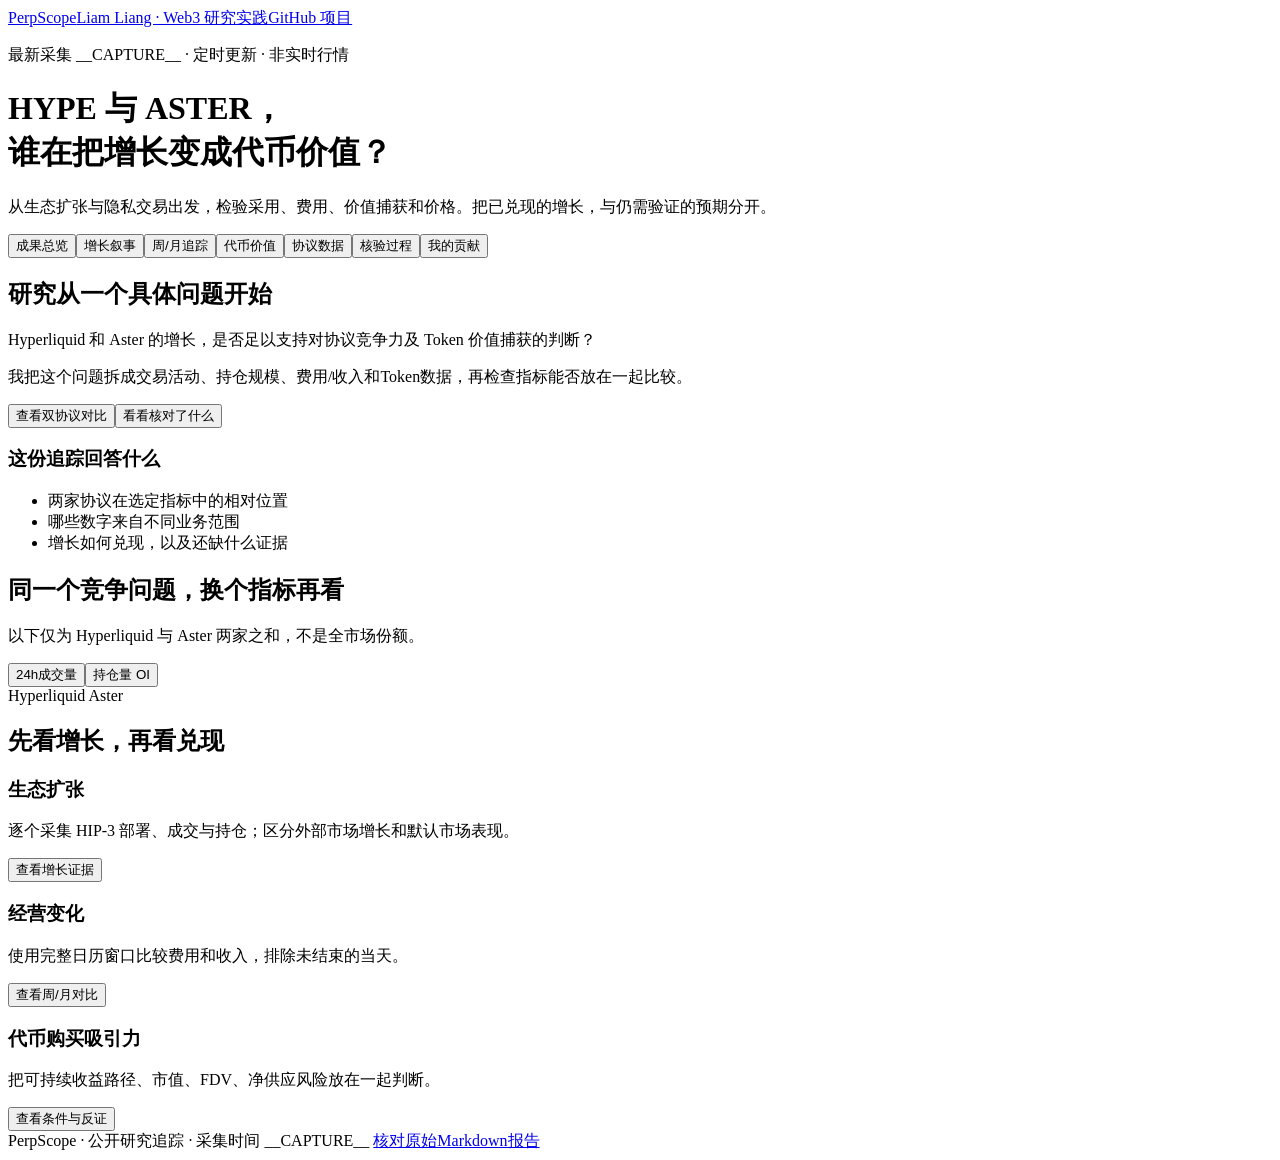
<file: web/template.html>
<!doctype html>
<html lang="zh-CN"><head><meta charset="utf-8"><meta name="viewport" content="width=device-width,initial-scale=1"><title>PerpScope｜协议增长与代币价值追踪</title><style>__STYLE__</style></head><body>
<header class="top"><a href="#overview" class="brand" data-target="overview">PerpScope<span>Liam Liang · Web3 研究实践</span></a><a href="https://github.com/liamliang0/perpscope-research" target="_blank" rel="noopener noreferrer">GitHub 项目</a></header>
<main><div class="intro"><p class="date">最新采集 __CAPTURE__ · 定时更新 · 非实时行情</p><h1>HYPE 与 ASTER，<br>谁在把增长变成代币价值？</h1><p class="lead">从生态扩张与隐私交易出发，检验采用、费用、价值捕获和价格。把已兑现的增长，与仍需验证的预期分开。</p></div>
<nav class="tabs" aria-label="查看项目"><button data-target="overview" class="active" aria-selected="true">成果总览</button><button data-target="narratives" aria-selected="false">增长叙事</button><button data-target="trends" aria-selected="false">周/月追踪</button><button data-target="valuation" aria-selected="false">代币价值</button><button data-target="comparison" aria-selected="false">协议数据</button><button data-target="quality" aria-selected="false">核验过程</button><button data-target="contribution" aria-selected="false">我的贡献</button></nav>
<section id="overview" class="panel active"><div class="summary"><div><h2>研究从一个具体问题开始</h2><p>Hyperliquid 和 Aster 的增长，是否足以支持对协议竞争力及 Token 价值捕获的判断？</p><p class="muted">我把这个问题拆成交易活动、持仓规模、费用/收入和Token数据，再检查指标能否放在一起比较。</p><div class="actions"><button class="primary" data-target="comparison">查看双协议对比</button><button data-target="quality">看看核对了什么</button></div></div><aside class="question"><h3>这份追踪回答什么</h3><ul><li>两家协议在选定指标中的相对位置</li><li>哪些数字来自不同业务范围</li><li>增长如何兑现，以及还缺什么证据</li></ul></aside></div>
<section class="subsection"><div class="chart-heading"><div><h2>同一个竞争问题，换个指标再看</h2><p>以下仅为 Hyperliquid 与 Aster 两家之和，不是全市场份额。</p></div><div class="switch" aria-label="份额指标"><button class="active" data-share="volume" aria-pressed="true">24h成交量</button><button data-share="oi" aria-pressed="false">持仓量 OI</button></div></div><div class="chart" aria-live="polite"><div class="bar-labels"><span>Hyperliquid <b id="share-h"></b></span><span>Aster <b id="share-a"></b></span></div><div class="share-track" role="img" aria-label="双协议份额对比"><div id="bar-h"></div><div id="bar-a"></div></div><p id="share-context"></p></div></section>
<section class="subsection"><h2>先看增长，再看兑现</h2><div class="review-grid"><div><h3>生态扩张</h3><p>逐个采集 HIP-3 部署、成交与持仓；区分外部市场增长和默认市场表现。</p><button data-target="narratives">查看增长证据</button></div><div><h3>经营变化</h3><p>使用完整日历窗口比较费用和收入，排除未结束的当天。</p><button data-target="trends">查看周/月对比</button></div><div><h3>代币购买吸引力</h3><p>把可持续收益路径、市值、FDV、净供应风险放在一起判断。</p><button data-target="valuation">查看条件与反证</button></div></div></section></section>
<section id="narratives" class="panel" hidden>__NARRATIVE__</section><section id="trends" class="panel" hidden>__TRENDS__</section><section id="valuation" class="panel" hidden>__VALUATION__</section>
<section id="comparison" class="panel" hidden><div class="section-heading"><div><h2>把经营活动和Token数据分开看</h2><p>采集于 __CAPTURE__。N/A 代表未可靠取得，不代表零。</p></div><a href="sample_report.md" download="PerpScope-sample-report.md">下载原始报告</a></div><h3>永续业务</h3><div class="table-wrap"><table><thead><tr><th>指标</th><th>Hyperliquid</th><th>Aster</th></tr></thead><tbody>__PERPS__</tbody></table></div><p class="note">成交量来自各自官方API；跨协议OI使用同源标准化数据。两者的产品覆盖和计算定义仍需按来源说明理解。</p><h3>Token与价值捕获</h3><div class="table-wrap"><table><thead><tr><th>指标</th><th>Hyperliquid</th><th>Aster</th></tr></thead><tbody>__TOKEN__</tbody></table></div><p class="note">母协议TVL不等于完全可比的保证金资本；持有人收益保留原始业务范围，不强行合成统一“PE”。</p><div class="actions"><button data-target="quality">查看来源和口径</button><a href="report-data.json" download="PerpScope-display-data.json">下载展示数据</a></div></section>
<section id="quality" class="panel" hidden><h2>数据能拿到，还要确认能不能这样用</h2><div class="review-grid"><div><h3>事实</h3><p>保留每项指标的数据源、接口、采集时间与业务范围；展示值由本次结构化采集结果生成。</p></div><div><h3>解释</h3><p>成交、持仓与收入一起改善，才更有理由继续研究增长质量；单个快照不证明因果。</p></div><div><h3>未知</h3><p>用户留存、补贴成本、隐私功能采用等，需要第一方或额外研究数据，未取得时明确保留未知。</p></div></div><section class="subsection"><h3>本份报告的数据规则</h3><ul class="checks"><li>Hyperliquid成交量API覆盖默认永续市场，不自动包含全部HIP-3市场。</li><li>两家OI份额使用同源数据，不混合官方与第三方口径。</li><li>永续业务、母协议、Token层级分别标记。</li><li>缺失一方数据时，不把缺失当零计算份额。</li><li>历史不足时，不给出7日/30日趋势结论。</li></ul></section><details open><summary>原始接口与采集时间（来自报告）</summary><div class="table-wrap"><table class="sources"><thead><tr><th>来源</th><th>业务范围 / 对应字段</th><th>采集时间 UTC / 接口</th></tr></thead><tbody>__SOURCES__</tbody></table></div></details><p class="muted">点击接口用于核实数据定义，不保证接口此刻仍返回同一个历史值。报告和结构化数据可下载对照。GitHub Actions 每日 00:25 UTC（北京时间08:25）尝试更新；失败保留上一份成功数据，页面打开不会主动联网。</p></section>
<section id="contribution" class="panel" hidden><h2>我负责的问题、流程与验收</h2><div class="ownership"><div><h3>提出研究问题</h3><p>从HYPE与ASTER的竞争和Token价值捕获出发，决定看哪些指标、为什么看，以及缺什么证据就不能下结论。</p></div><div><h3>定义比较框架</h3><p>区分交易活动、持仓资本、收入质量和Token经济利益，制定口径、来源及历史覆盖检查。</p></div><div><h3>用AI把需求做成工具</h3><p>借助Codex实现数据采集、指标计算、报告和测试；检查真实输出，并根据失败与阅读反馈迭代。</p></div></div><section class="subsection"><h3>从需求到交付</h3><div class="workflow"><span>问题与指标</span><span>公开API</span><span>原始记录</span><span>口径核对</span><span>报告与复核</span></div><p>代码默认运行确定性规则；可选LLM只接收结构化指标、信号与缺口，失败时保留基础报告。这里的结论不是多位独立专家共识。</p><p class="muted">本人负责需求、研究框架、工具配置和输出审阅，Codex辅助代码实现。不声称独立手写全部代码、已有商业用户或投资收益。</p></section><div class="actions"><a class="primary" href="https://github.com/liamliang0/perpscope-research" target="_blank" rel="noopener noreferrer">查看项目代码与说明</a><a href="https://github.com/liamliang0/perpscope-research/actions" target="_blank" rel="noopener noreferrer">查看自动检查</a></div></section>
<footer>PerpScope · 公开研究追踪 · 采集时间 __CAPTURE__ <a href="sample_report.md" target="_blank" rel="noopener noreferrer">核对原始Markdown报告</a></footer></main><script id="report-data" type="application/json">__DATA__</script><script>__SCRIPT__</script><noscript><style>.panel[hidden]{display:block!important}.tabs,.switch{display:none}</style><p>未启用JavaScript；静态数据与来源仍可阅读。</p></noscript></body></html>
</file>
